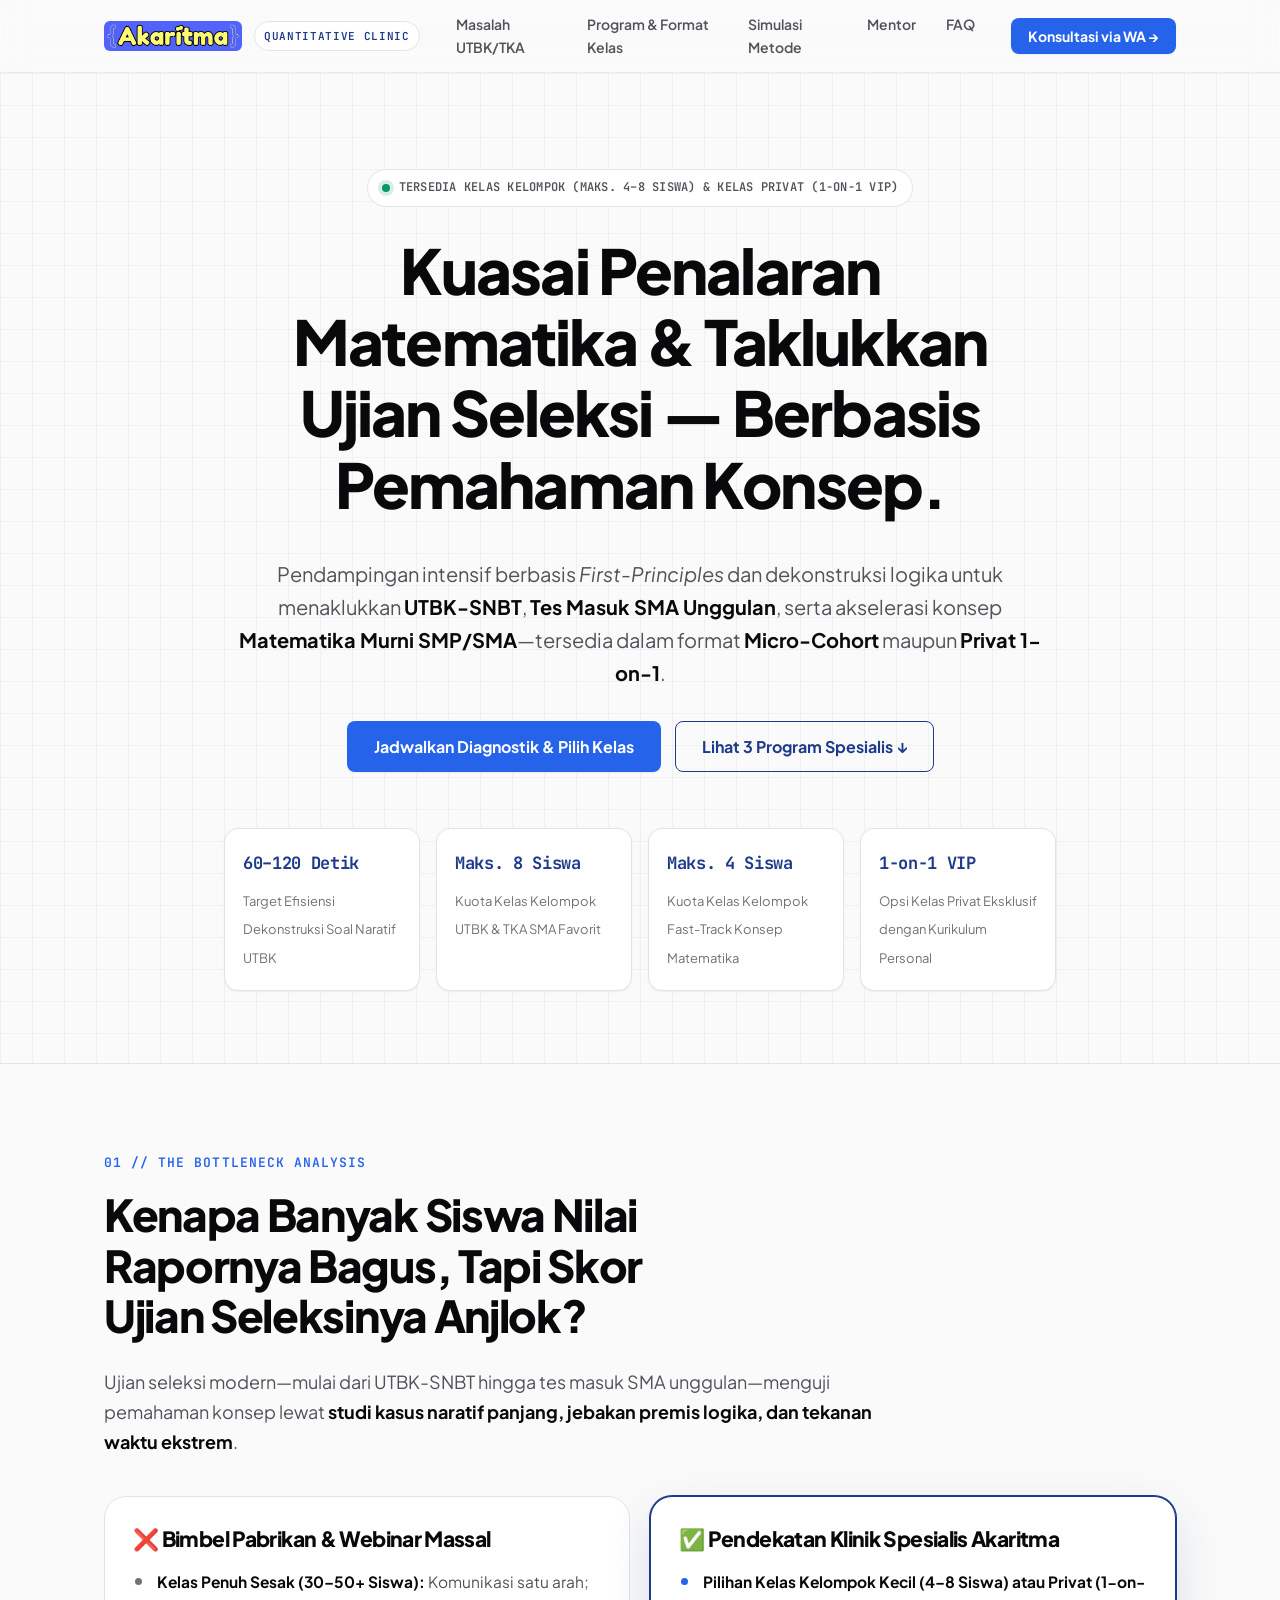
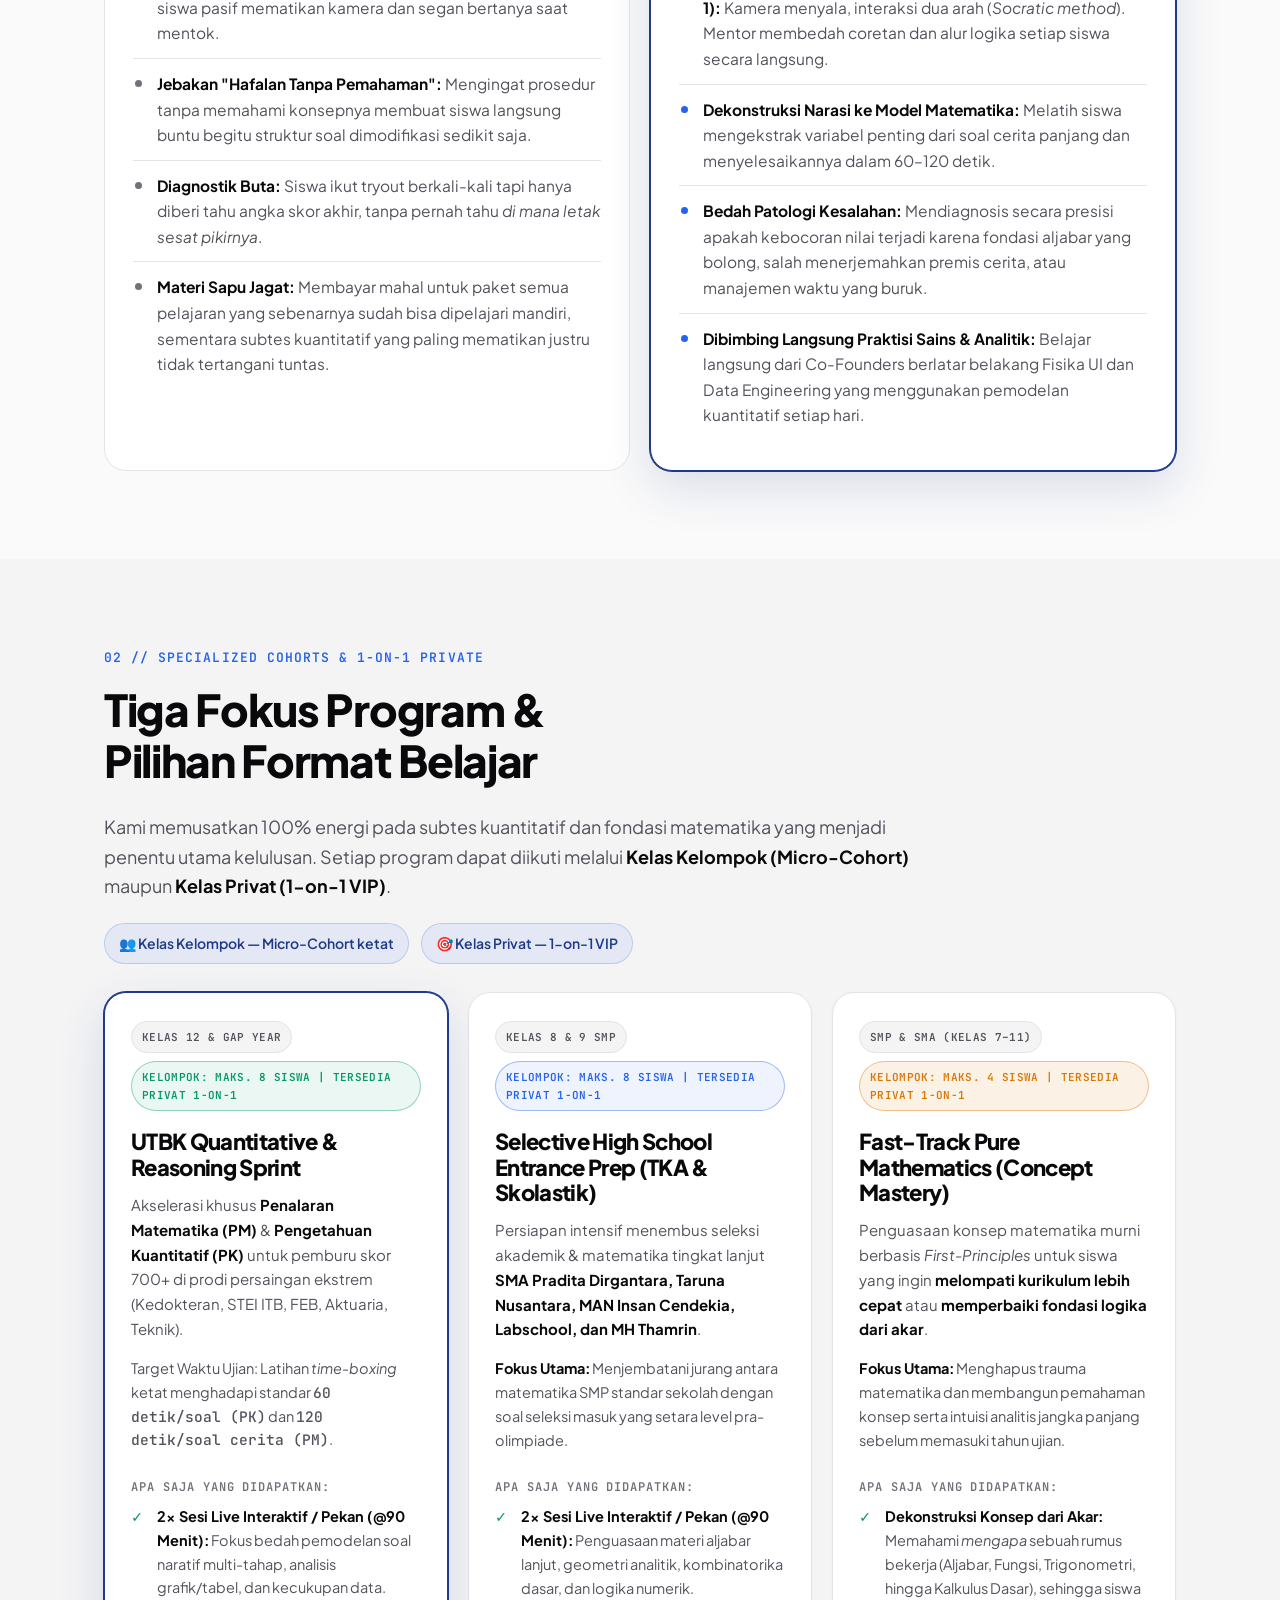
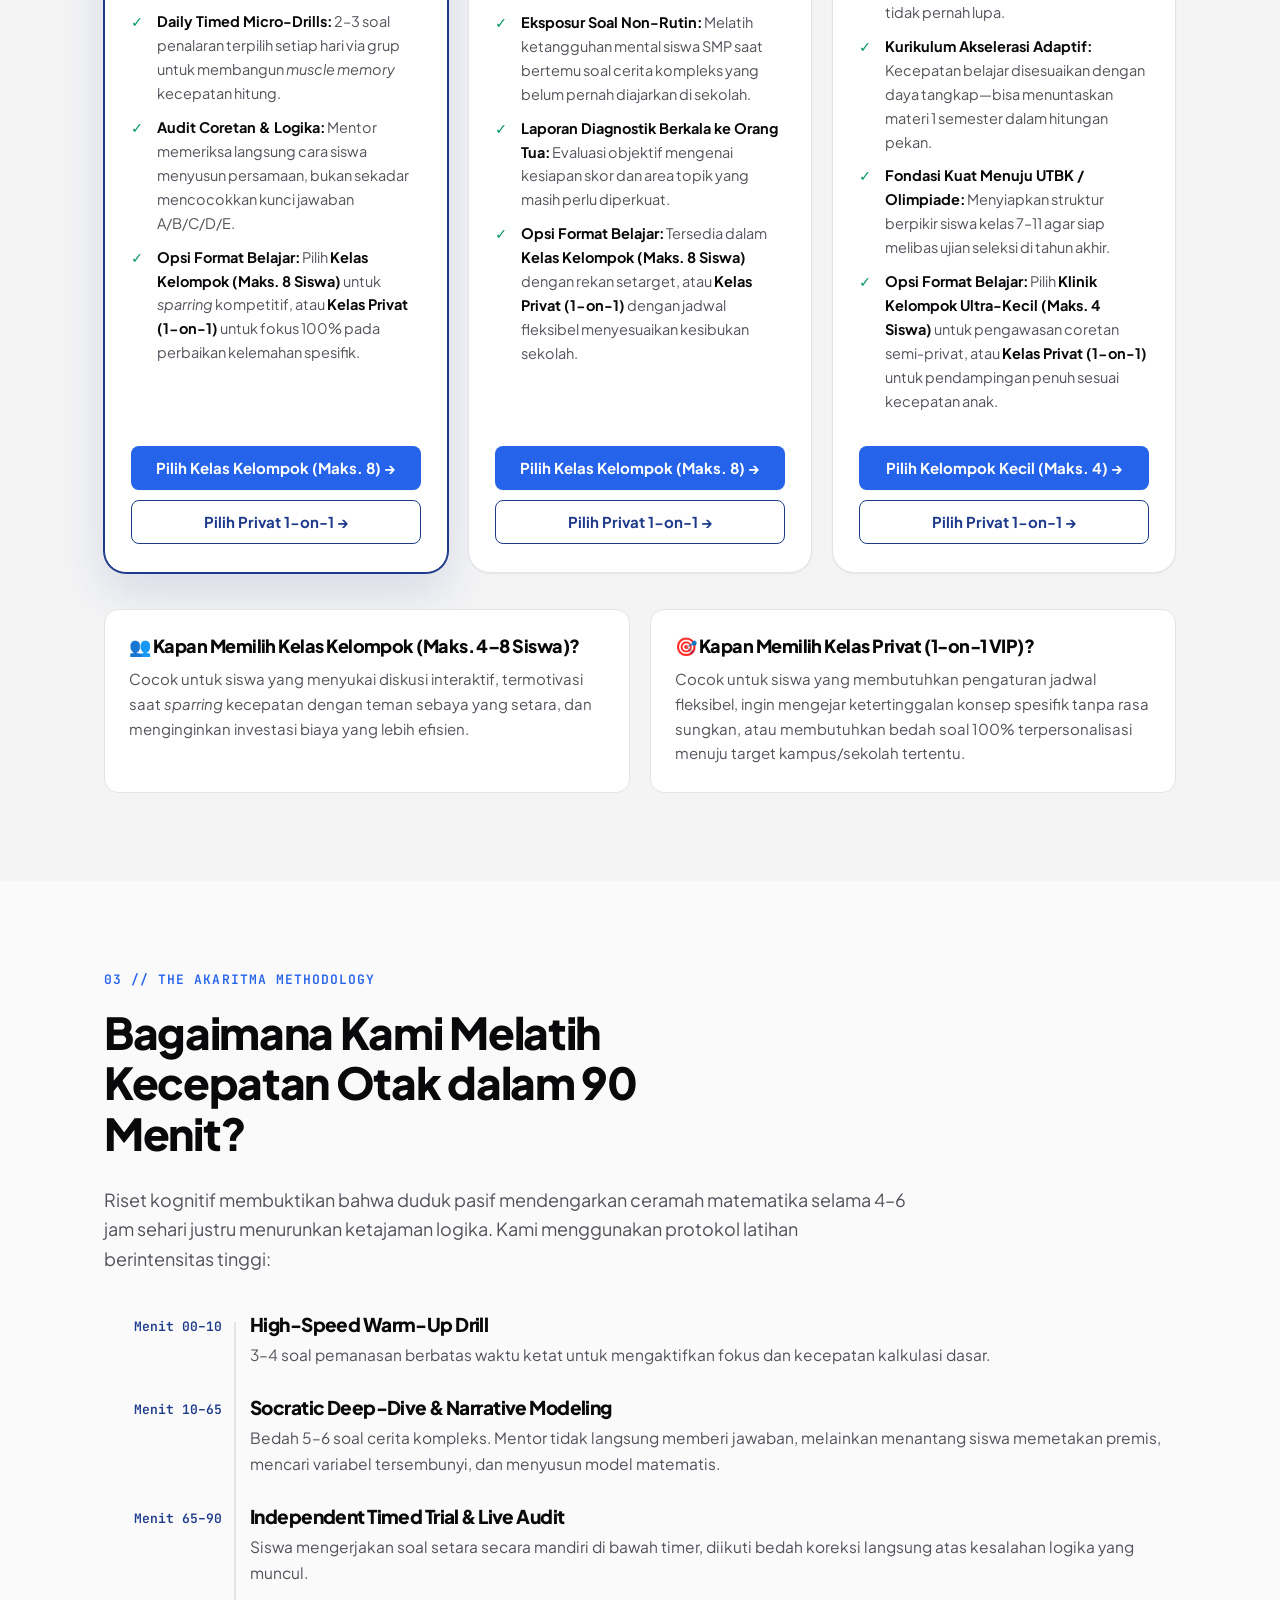
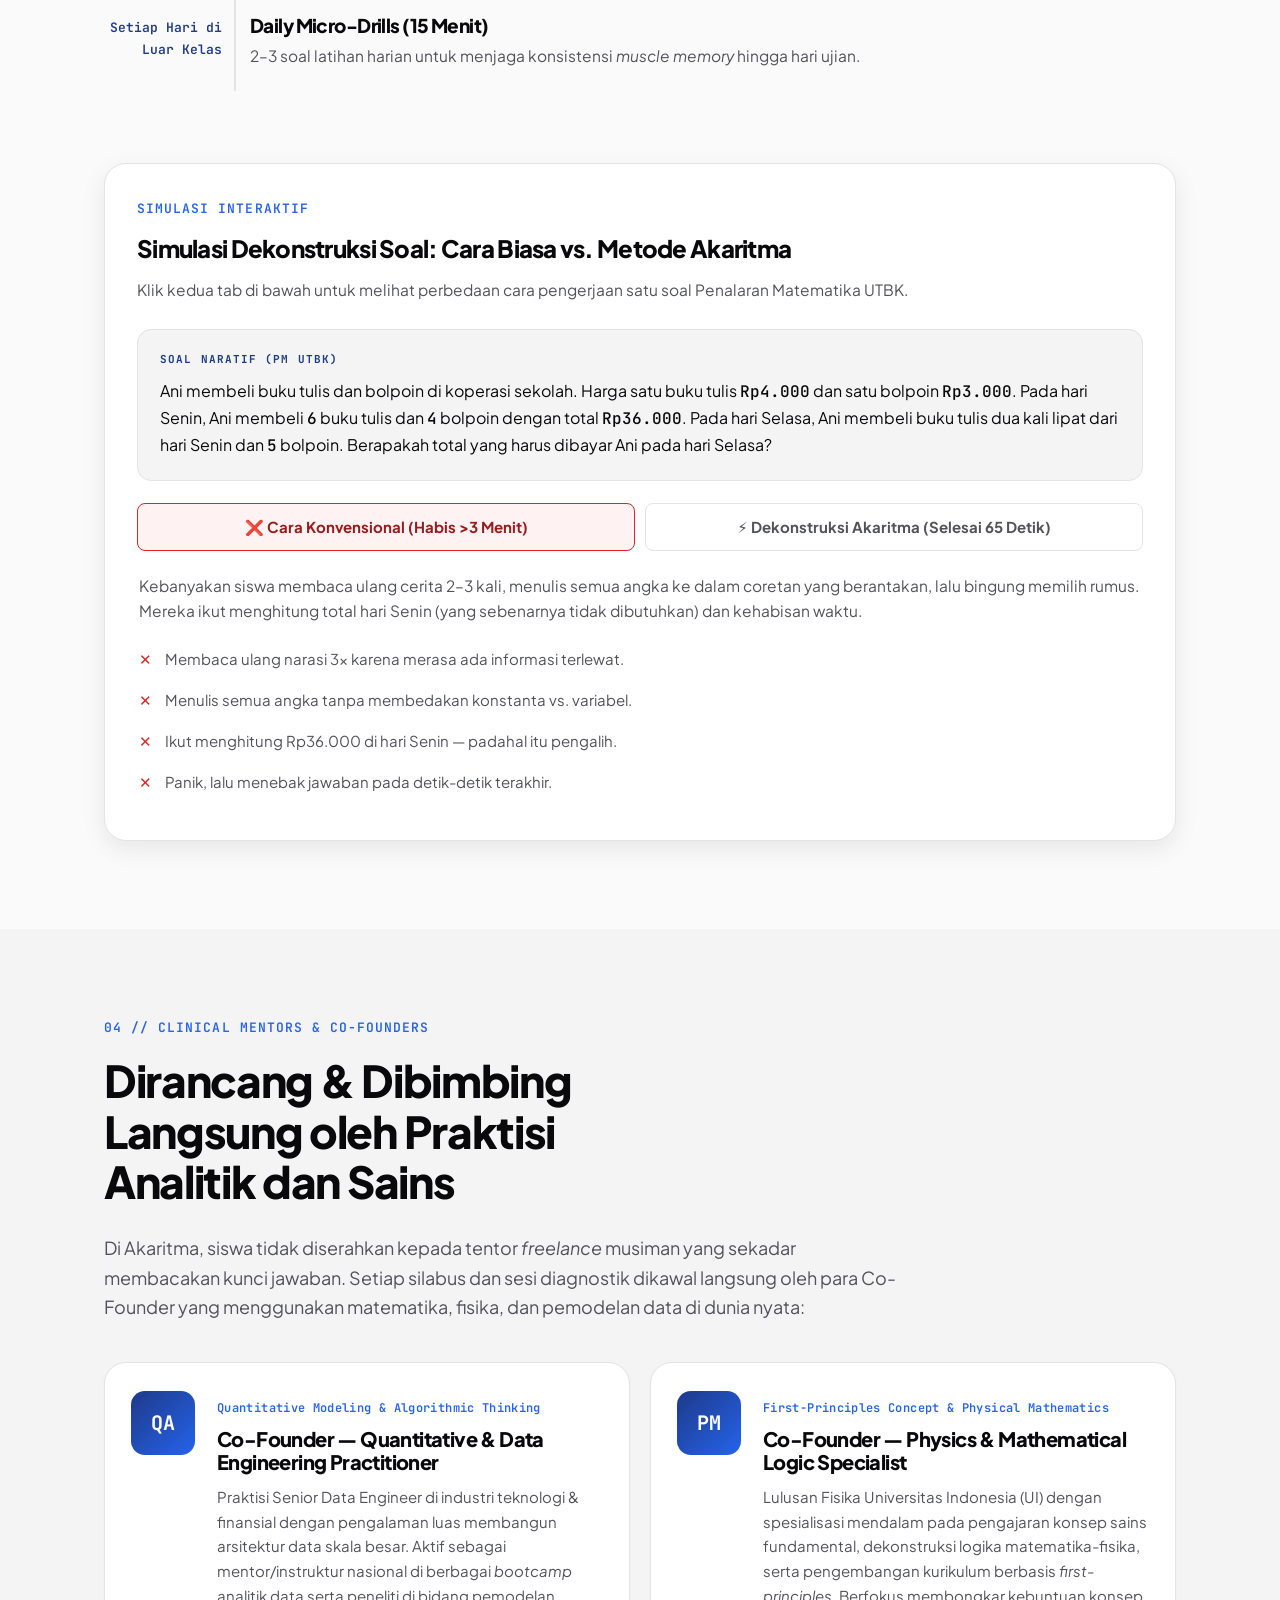
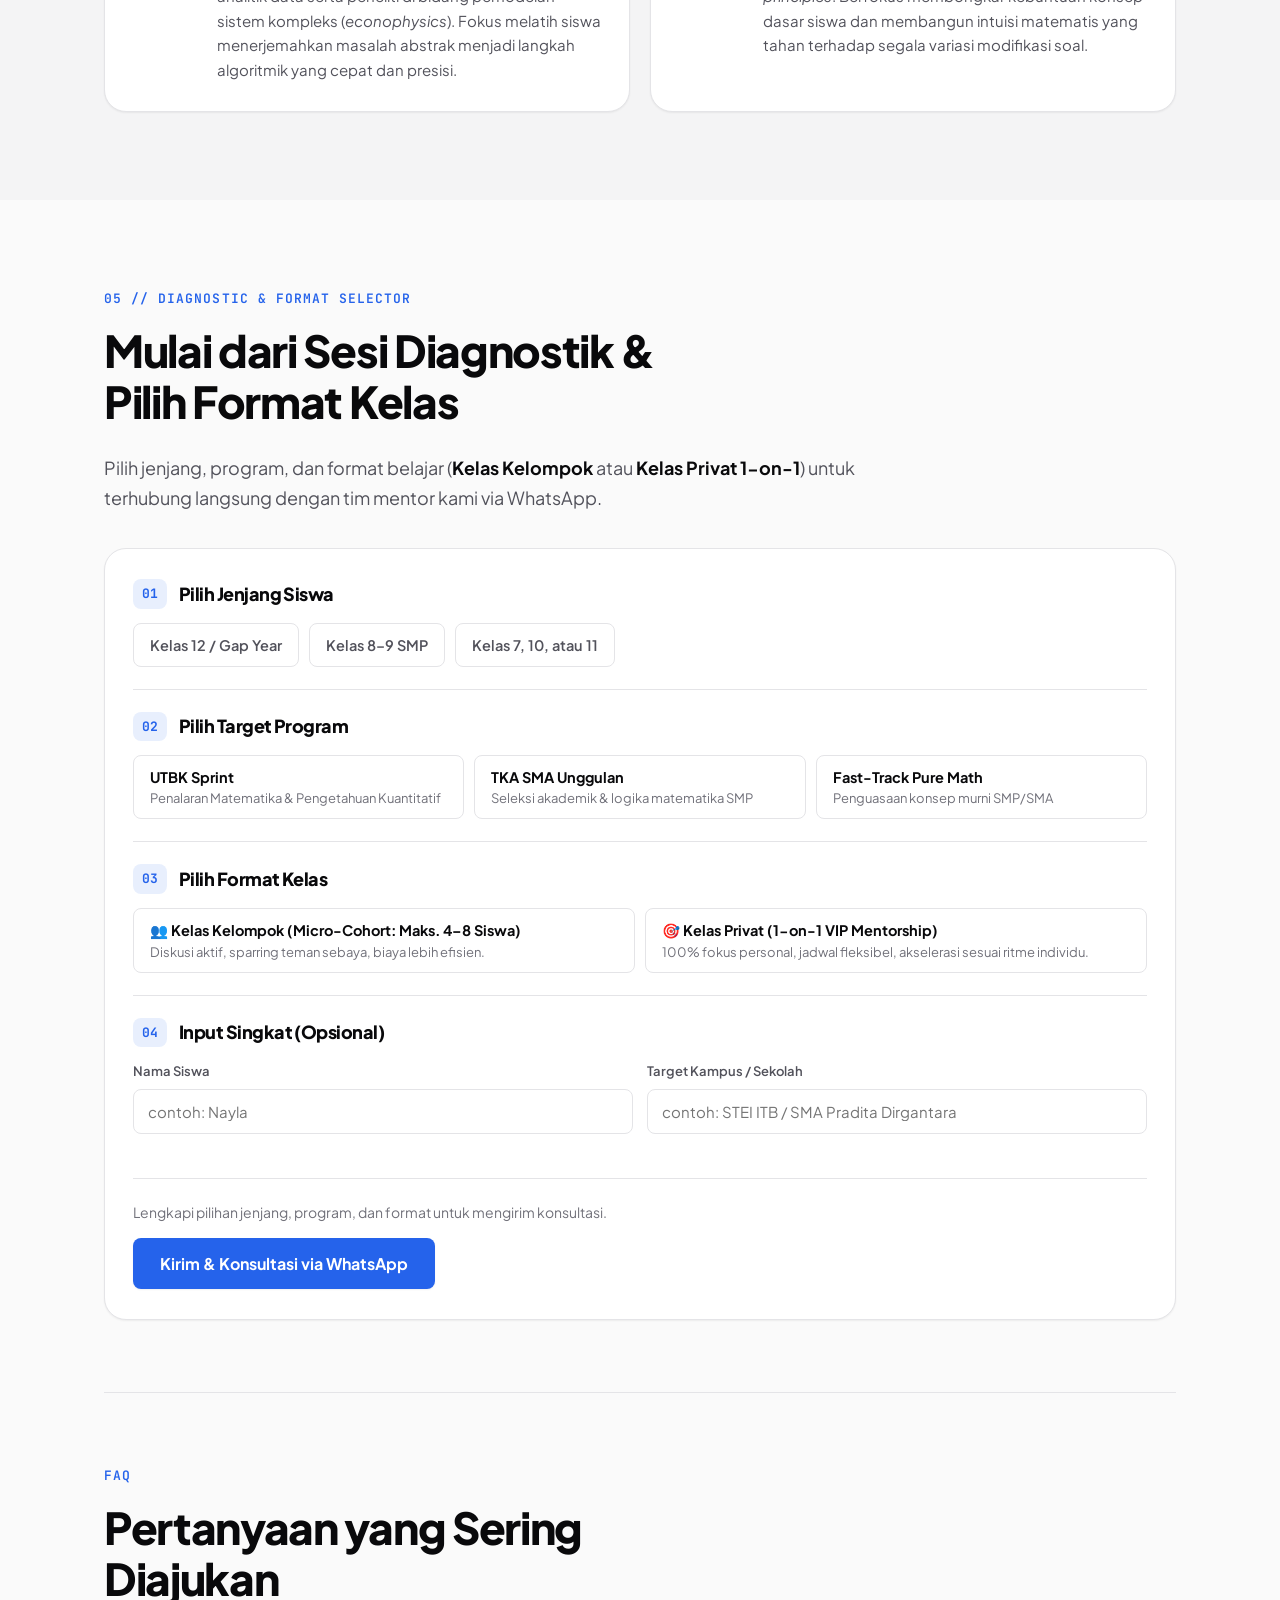
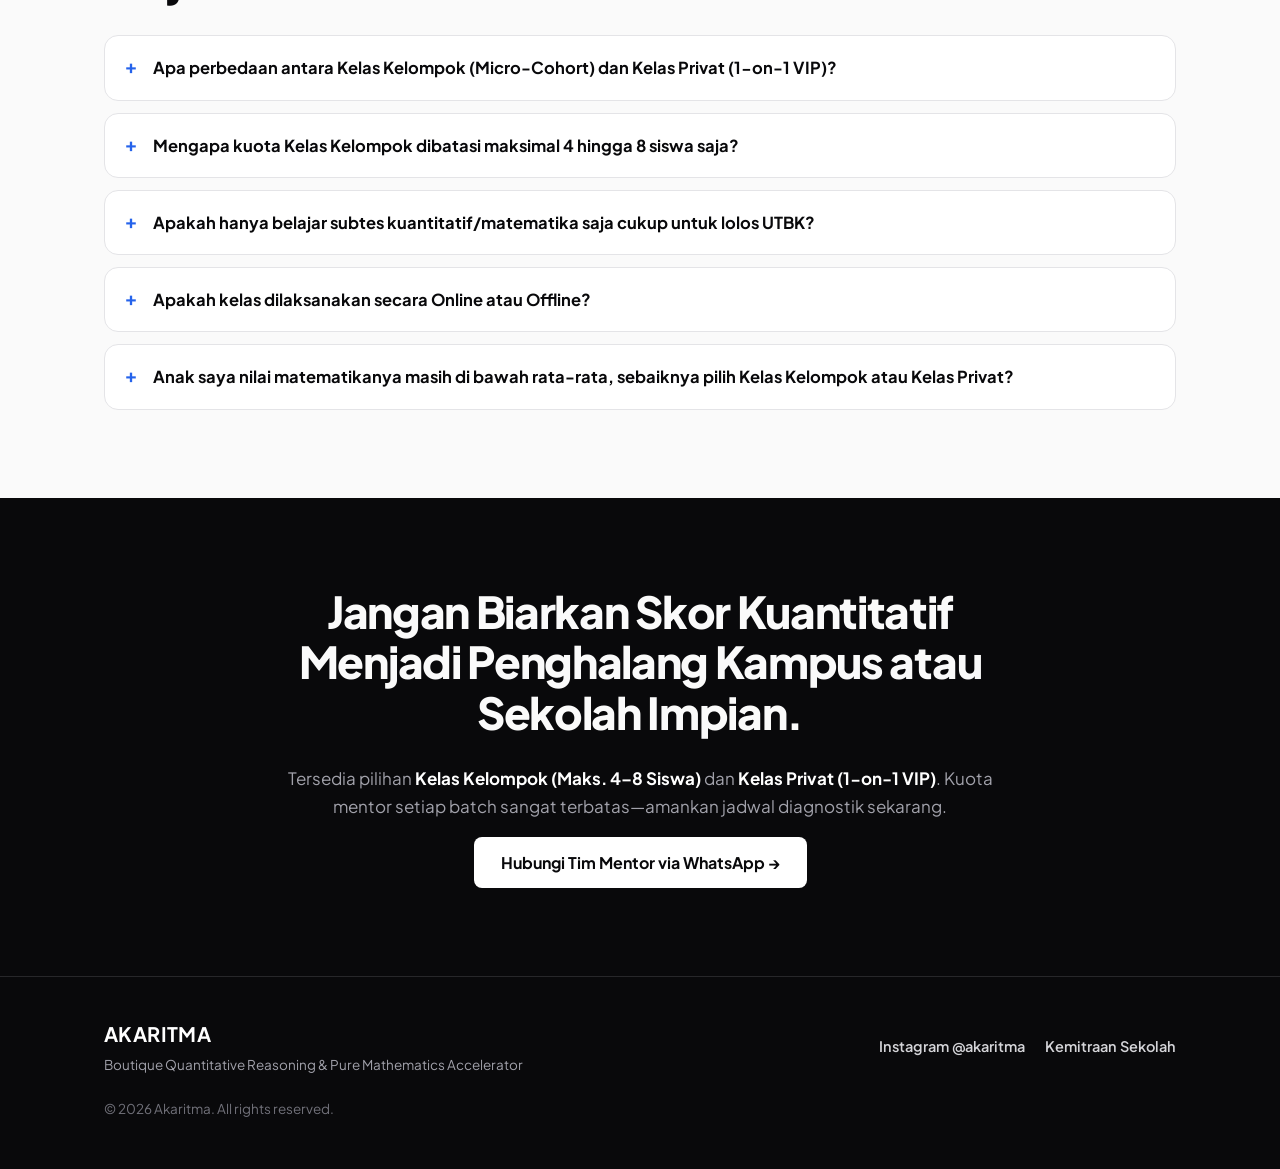
<file: index.html>
<!doctype html>
<html lang="id">
<head>
<meta charset="utf-8">
<meta name="viewport" content="width=device-width, initial-scale=1">
<title>Akaritma — Klinik Penalaran Kuantitatif &amp; Matematika Murni | UTBK, TKA &amp; Fast-Track</title>
<meta name="description" content="Akaritma adalah klinik penalaran kuantitatif &amp; matematika murni berbasis First-Principles. Pendampingan UTBK-SNBT, Tes Masuk SMA Unggulan (TKA), dan akselerasi Matematika Murni — tersedia Kelas Kelompok (Maks. 4–8 Siswa) &amp; Kelas Privat (1-on-1 VIP).">
<meta name="theme-color" content="#1E3A8A">
<meta name="robots" content="index,follow">
<link rel="canonical" href="https://akaritma.github.io/">

<meta property="og:type" content="website">
<meta property="og:site_name" content="Akaritma">
<meta property="og:locale" content="id_ID">
<meta property="og:url" content="https://akaritma.github.io/">
<meta property="og:title" content="Akaritma — Klinik Penalaran Kuantitatif &amp; Matematika Murni">
<meta property="og:description" content="Kuasai Penalaran Matematika &amp; taklukkan ujian seleksi berbasis pemahaman konsep. Kelas Kelompok (Maks. 4–8 Siswa) &amp; Kelas Privat (1-on-1 VIP) untuk UTBK-SNBT, TKA SMA Unggulan, dan Fast-Track Matematika.">
<meta property="og:image" content="https://akaritma.github.io/assets/img/og-image.png">
<meta property="og:image:width" content="1200">
<meta property="og:image:height" content="630">
<meta name="twitter:card" content="summary_large_image">
<meta name="twitter:title" content="Akaritma — Klinik Penalaran Kuantitatif &amp; Matematika Murni">
<meta name="twitter:description" content="Kuasai Penalaran Matematika &amp; taklukkan ujian seleksi berbasis pemahaman konsep. Kelas Kelompok (Maks. 4–8 Siswa) &amp; Kelas Privat (1-on-1 VIP).">
<meta name="twitter:image" content="https://akaritma.github.io/assets/img/og-image.png">

<link rel="icon" href="assets/img/favicon.svg" type="image/svg+xml">
<link rel="preconnect" href="https://fonts.googleapis.com">
<link rel="preconnect" href="https://fonts.gstatic.com" crossorigin>
<link rel="stylesheet" href="https://fonts.googleapis.com/css2?family=Plus+Jakarta+Sans:wght@400;500;600;700;800&family=JetBrains+Mono:wght@400;500;600;700&display=swap">
<link rel="stylesheet" href="assets/css/style.css">
</head>
<body>
<a class="skip-link" href="#main">Langsung ke konten</a>

<!-- ============================================================
     SECTION 1: STICKY GLASSMORPHISM NAVBAR
============================================================ -->
<header class="site-header" id="top">
  <div class="wrap header-inner">
    <a class="brand" href="#top" aria-label="Akaritma — kembali ke atas">
      <img class="brand__logo" src="assets/img/logo.png" alt="Akaritma" width="147" height="32">
      <span class="brand__pill">QUANTITATIVE CLINIC</span>
    </a>

    <nav class="nav" id="nav" aria-label="Navigasi utama">
      <ul class="nav__list">
        <li><a href="#problem">Masalah UTBK/TKA</a></li>
        <li><a href="#programs">Program &amp; Format Kelas</a></li>
        <li><a href="#method">Simulasi Metode</a></li>
        <li><a href="#mentors">Mentor</a></li>
        <li><a href="#faq">FAQ</a></li>
      </ul>
    </nav>

    <div class="header-tools">
      <a class="btn btn--primary btn--sm" data-wa-program="diagnostic" data-wa-format="Kelompok" href="#consult" target="_blank" rel="noopener">Konsultasi via WA →</a>
      <button class="burger" id="burger" type="button" aria-expanded="false" aria-controls="nav" aria-label="Buka menu">
        <span aria-hidden="true"></span><span aria-hidden="true"></span><span aria-hidden="true"></span>
      </button>
    </div>
  </div>
</header>

<main id="main">

  <!-- ============================================================
       SECTION 2: HERO (ABOVE THE FOLD)
  ============================================================ -->
  <section class="hero bg-math-grid" id="hero">
    <div class="wrap hero-inner">
      <p class="hero__status">
        <span class="hero__status-dot" aria-hidden="true"></span>
        TERSEDIA KELAS KELOMPOK (MAKS. 4–8 SISWA) &amp; KELAS PRIVAT (1-ON-1 VIP)
      </p>

      <h1 class="hero__title">Kuasai Penalaran Matematika &amp; Taklukkan Ujian Seleksi — Berbasis Pemahaman Konsep.</h1>

      <p class="hero__lead">Pendampingan intensif berbasis <em>First-Principles</em> dan dekonstruksi logika untuk menaklukkan <strong>UTBK-SNBT</strong>, <strong>Tes Masuk SMA Unggulan</strong>, serta akselerasi konsep <strong>Matematika Murni SMP/SMA</strong>—tersedia dalam format <strong>Micro-Cohort</strong> maupun <strong>Privat 1-on-1</strong>.</p>

      <div class="hero__cta">
        <a class="btn btn--primary btn--lg" href="#consult">Jadwalkan Diagnostik &amp; Pilih Kelas</a>
        <a class="btn btn--outline btn--lg" href="#programs">Lihat 3 Program Spesialis ↓</a>
      </div>

      <div class="hero__metrics">
        <div class="metric">
          <strong class="metric__value">60–120 Detik</strong>
          <span class="metric__label">Target Efisiensi Dekonstruksi Soal Naratif UTBK</span>
        </div>
        <div class="metric">
          <strong class="metric__value">Maks. 8 Siswa</strong>
          <span class="metric__label">Kuota Kelas Kelompok UTBK &amp; TKA SMA Favorit</span>
        </div>
        <div class="metric">
          <strong class="metric__value">Maks. 4 Siswa</strong>
          <span class="metric__label">Kuota Kelas Kelompok Fast-Track Konsep Matematika</span>
        </div>
        <div class="metric">
          <strong class="metric__value">1-on-1 VIP</strong>
          <span class="metric__label">Opsi Kelas Privat Eksklusif dengan Kurikulum Personal</span>
        </div>
      </div>
    </div>
  </section>

  <!-- ============================================================
       SECTION 3: THE BOTTLENECK & ANTI-BIMBEL COMPARISON
  ============================================================ -->
  <section class="section" id="problem">
    <div class="wrap">
      <p class="eyebrow">01 // THE BOTTLENECK ANALYSIS</p>
      <h2 class="section-title">Kenapa Banyak Siswa Nilai Rapornya Bagus, Tapi Skor Ujian Seleksinya Anjlok?</h2>
      <p class="section-lead">Ujian seleksi modern—mulai dari UTBK-SNBT hingga tes masuk SMA unggulan—menguji pemahaman konsep lewat <strong>studi kasus naratif panjang, jebakan premis logika, dan tekanan waktu ekstrem</strong>.</p>

      <div class="compare">
        <article class="compare-card compare-card--muted">
          <h3 class="compare-card__title">❌ Bimbel Pabrikan &amp; Webinar Massal</h3>
          <ul class="compare-list">
            <li><strong>Kelas Penuh Sesak (30–50+ Siswa):</strong> Komunikasi satu arah; siswa pasif mematikan kamera dan segan bertanya saat mentok.</li>
            <li><strong>Jebakan &quot;Hafalan Tanpa Pemahaman&quot;:</strong> Mengingat prosedur tanpa memahami konsepnya membuat siswa langsung buntu begitu struktur soal dimodifikasi sedikit saja.</li>
            <li><strong>Diagnostik Buta:</strong> Siswa ikut tryout berkali-kali tapi hanya diberi tahu angka skor akhir, tanpa pernah tahu <em>di mana letak sesat pikirnya</em>.</li>
            <li><strong>Materi Sapu Jagat:</strong> Membayar mahal untuk paket semua pelajaran yang sebenarnya sudah bisa dipelajari mandiri, sementara subtes kuantitatif yang paling mematikan justru tidak tertangani tuntas.</li>
          </ul>
        </article>

        <article class="compare-card compare-card--featured">
          <h3 class="compare-card__title">✅ Pendekatan Klinik Spesialis Akaritma</h3>
          <ul class="compare-list">
            <li><strong>Pilihan Kelas Kelompok Kecil (4–8 Siswa) atau Privat (1-on-1):</strong> Kamera menyala, interaksi dua arah (<em>Socratic method</em>). Mentor membedah coretan dan alur logika setiap siswa secara langsung.</li>
            <li><strong>Dekonstruksi Narasi ke Model Matematika:</strong> Melatih siswa mengekstrak variabel penting dari soal cerita panjang dan menyelesaikannya dalam 60–120 detik.</li>
            <li><strong>Bedah Patologi Kesalahan:</strong> Mendiagnosis secara presisi apakah kebocoran nilai terjadi karena fondasi aljabar yang bolong, salah menerjemahkan premis cerita, atau manajemen waktu yang buruk.</li>
            <li><strong>Dibimbing Langsung Praktisi Sains &amp; Analitik:</strong> Belajar langsung dari Co-Founders berlatar belakang Fisika UI dan Data Engineering yang menggunakan pemodelan kuantitatif setiap hari.</li>
          </ul>
        </article>
      </div>
    </div>
  </section>

  <!-- ============================================================
       SECTION 4: THE 3 CORE PROGRAMS & FORMAT OPTIONS
  ============================================================ -->
  <section class="section section--subtle" id="programs">
    <div class="wrap">
      <p class="eyebrow">02 // SPECIALIZED COHORTS &amp; 1-ON-1 PRIVATE</p>
      <h2 class="section-title">Tiga Fokus Program &amp; Pilihan Format Belajar</h2>
      <p class="section-lead">Kami memusatkan 100% energi pada subtes kuantitatif dan fondasi matematika yang menjadi penentu utama kelulusan. Setiap program dapat diikuti melalui <strong>Kelas Kelompok (Micro-Cohort)</strong> maupun <strong>Kelas Privat (1-on-1 VIP)</strong>.</p>

      <div class="format-note">
        <span class="format-note__item">👥 Kelas Kelompok — Micro-Cohort ketat</span>
        <span class="format-note__item">🎯 Kelas Privat — 1-on-1 VIP</span>
      </div>

      <div class="cards">
        <!-- CARD 1: UTBK (FEATURED) -->
        <article class="card card--featured" id="card-utbk">
          <div class="card__badges">
            <span class="badge badge--segment">KELAS 12 &amp; GAP YEAR</span>
            <span class="badge badge--cap badge--emerald">KELOMPOK: MAKS. 8 SISWA | TERSEDIA PRIVAT 1-ON-1</span>
          </div>
          <h3 class="card__title">UTBK Quantitative &amp; Reasoning Sprint</h3>
          <p class="card__tagline">Akselerasi khusus <strong>Penalaran Matematika (PM)</strong> &amp; <strong>Pengetahuan Kuantitatif (PK)</strong> untuk pemburu skor 700+ di prodi persaingan ekstrem (Kedokteran, STEI ITB, FEB, Aktuaria, Teknik).</p>
          <p class="card__time">Target Waktu Ujian: Latihan <em>time-boxing</em> ketat menghadapi standar <span class="mono">60 detik/soal (PK)</span> dan <span class="mono">120 detik/soal cerita (PM)</span>.</p>

          <h4 class="card__sub">Apa Saja yang Didapatkan:</h4>
          <ul class="check-list">
            <li><strong>2x Sesi Live Interaktif / Pekan (@90 Menit):</strong> Fokus bedah pemodelan soal naratif multi-tahap, analisis grafik/tabel, dan kecukupan data.</li>
            <li><strong>Daily Timed Micro-Drills:</strong> 2–3 soal penalaran terpilih setiap hari via grup untuk membangun <em>muscle memory</em> kecepatan hitung.</li>
            <li><strong>Audit Coretan &amp; Logika:</strong> Mentor memeriksa langsung cara siswa menyusun persamaan, bukan sekadar mencocokkan kunci jawaban A/B/C/D/E.</li>
            <li><strong>Opsi Format Belajar:</strong> Pilih <strong>Kelas Kelompok (Maks. 8 Siswa)</strong> untuk <em>sparring</em> kompetitif, atau <strong>Kelas Privat (1-on-1)</strong> untuk fokus 100% pada perbaikan kelemahan spesifik.</li>
          </ul>

          <div class="card__cta">
            <a class="btn btn--primary" data-wa-program="utbk" data-wa-format="Kelompok" href="#consult" target="_blank" rel="noopener">Pilih Kelas Kelompok (Maks. 8) →</a>
            <a class="btn btn--outline" data-wa-program="utbk" data-wa-format="Privat" href="#consult" target="_blank" rel="noopener">Pilih Privat 1-on-1 →</a>
          </div>
        </article>

        <!-- CARD 2: TKA -->
        <article class="card" id="card-tka">
          <div class="card__badges">
            <span class="badge badge--segment">KELAS 8 &amp; 9 SMP</span>
            <span class="badge badge--cap badge--blue">KELOMPOK: MAKS. 8 SISWA | TERSEDIA PRIVAT 1-ON-1</span>
          </div>
          <h3 class="card__title">Selective High School Entrance Prep (TKA &amp; Skolastik)</h3>
          <p class="card__tagline">Persiapan intensif menembus seleksi akademik &amp; matematika tingkat lanjut <strong>SMA Pradita Dirgantara, Taruna Nusantara, MAN Insan Cendekia, Labschool, dan MH Thamrin</strong>.</p>
          <p class="card__time"><strong>Fokus Utama:</strong> Menjembatani jurang antara matematika SMP standar sekolah dengan soal seleksi masuk yang setara level pra-olimpiade.</p>

          <h4 class="card__sub">Apa Saja yang Didapatkan:</h4>
          <ul class="check-list">
            <li><strong>2x Sesi Live Interaktif / Pekan (@90 Menit):</strong> Penguasaan materi aljabar lanjut, geometri analitik, kombinatorika dasar, dan logika numerik.</li>
            <li><strong>Eksposur Soal Non-Rutin:</strong> Melatih ketangguhan mental siswa SMP saat bertemu soal cerita kompleks yang belum pernah diajarkan di sekolah.</li>
            <li><strong>Laporan Diagnostik Berkala ke Orang Tua:</strong> Evaluasi objektif mengenai kesiapan skor dan area topik yang masih perlu diperkuat.</li>
            <li><strong>Opsi Format Belajar:</strong> Tersedia dalam <strong>Kelas Kelompok (Maks. 8 Siswa)</strong> dengan rekan setarget, atau <strong>Kelas Privat (1-on-1)</strong> dengan jadwal fleksibel menyesuaikan kesibukan sekolah.</li>
          </ul>

          <div class="card__cta">
            <a class="btn btn--primary" data-wa-program="tka" data-wa-format="Kelompok" href="#consult" target="_blank" rel="noopener">Pilih Kelas Kelompok (Maks. 8) →</a>
            <a class="btn btn--outline" data-wa-program="tka" data-wa-format="Privat" href="#consult" target="_blank" rel="noopener">Pilih Privat 1-on-1 →</a>
          </div>
        </article>

        <!-- CARD 3: FAST-TRACK -->
        <article class="card" id="card-fasttrack">
          <div class="card__badges">
            <span class="badge badge--segment">SMP &amp; SMA (KELAS 7–11)</span>
            <span class="badge badge--cap badge--amber">KELOMPOK: MAKS. 4 SISWA | TERSEDIA PRIVAT 1-ON-1</span>
          </div>
          <h3 class="card__title">Fast-Track Pure Mathematics (Concept Mastery)</h3>
          <p class="card__tagline">Penguasaan konsep matematika murni berbasis <em>First-Principles</em> untuk siswa yang ingin <strong>melompati kurikulum lebih cepat</strong> atau <strong>memperbaiki fondasi logika dari akar</strong>.</p>
          <p class="card__time"><strong>Fokus Utama:</strong> Menghapus trauma matematika dan membangun pemahaman konsep serta intuisi analitis jangka panjang sebelum memasuki tahun ujian.</p>

          <h4 class="card__sub">Apa Saja yang Didapatkan:</h4>
          <ul class="check-list">
            <li><strong>Dekonstruksi Konsep dari Akar:</strong> Memahami <em>mengapa</em> sebuah rumus bekerja (Aljabar, Fungsi, Trigonometri, hingga Kalkulus Dasar), sehingga siswa tidak pernah lupa.</li>
            <li><strong>Kurikulum Akselerasi Adaptif:</strong> Kecepatan belajar disesuaikan dengan daya tangkap—bisa menuntaskan materi 1 semester dalam hitungan pekan.</li>
            <li><strong>Fondasi Kuat Menuju UTBK / Olimpiade:</strong> Menyiapkan struktur berpikir siswa kelas 7–11 agar siap melibas ujian seleksi di tahun akhir.</li>
            <li><strong>Opsi Format Belajar:</strong> Pilih <strong>Klinik Kelompok Ultra-Kecil (Maks. 4 Siswa)</strong> untuk pengawasan coretan semi-privat, atau <strong>Kelas Privat (1-on-1)</strong> untuk pendampingan penuh sesuai kecepatan anak.</li>
          </ul>

          <div class="card__cta">
            <a class="btn btn--primary" data-wa-program="fastTrack" data-wa-format="Kelompok" href="#consult" target="_blank" rel="noopener">Pilih Kelompok Kecil (Maks. 4) →</a>
            <a class="btn btn--outline" data-wa-program="fastTrack" data-wa-format="Privat" href="#consult" target="_blank" rel="noopener">Pilih Privat 1-on-1 →</a>
          </div>
        </article>
      </div>

      <!-- Comparison strip -->
      <div class="compare-strip">
        <article class="compare-strip__item">
          <h3 class="compare-strip__title">👥 Kapan Memilih Kelas Kelompok (Maks. 4–8 Siswa)?</h3>
          <p>Cocok untuk siswa yang menyukai diskusi interaktif, termotivasi saat <em>sparring</em> kecepatan dengan teman sebaya yang setara, dan menginginkan investasi biaya yang lebih efisien.</p>
        </article>
        <article class="compare-strip__item">
          <h3 class="compare-strip__title">🎯 Kapan Memilih Kelas Privat (1-on-1 VIP)?</h3>
          <p>Cocok untuk siswa yang membutuhkan pengaturan jadwal fleksibel, ingin mengejar ketertinggalan konsep spesifik tanpa rasa sungkan, atau membutuhkan bedah soal 100% terpersonalisasi menuju target kampus/sekolah tertentu.</p>
        </article>
      </div>
    </div>
  </section>

  <!-- ============================================================
       SECTION 5: INTERACTIVE METHOD & 90-MINUTE SESSION
  ============================================================ -->
  <section class="section" id="method">
    <div class="wrap">
      <p class="eyebrow">03 // THE AKARITMA METHODOLOGY</p>
      <h2 class="section-title">Bagaimana Kami Melatih Kecepatan Otak dalam 90 Menit?</h2>
      <p class="section-lead">Riset kognitif membuktikan bahwa duduk pasif mendengarkan ceramah matematika selama 4–6 jam sehari justru menurunkan ketajaman logika. Kami menggunakan protokol latihan berintensitas tinggi:</p>

      <ol class="timeline">
        <li class="timeline__item">
          <span class="timeline__time">Menit 00–10</span>
          <div class="timeline__body">
            <h3>High-Speed Warm-Up Drill</h3>
            <p>3–4 soal pemanasan berbatas waktu ketat untuk mengaktifkan fokus dan kecepatan kalkulasi dasar.</p>
          </div>
        </li>
        <li class="timeline__item">
          <span class="timeline__time">Menit 10–65</span>
          <div class="timeline__body">
            <h3>Socratic Deep-Dive &amp; Narrative Modeling</h3>
            <p>Bedah 5–6 soal cerita kompleks. Mentor tidak langsung memberi jawaban, melainkan menantang siswa memetakan premis, mencari variabel tersembunyi, dan menyusun model matematis.</p>
          </div>
        </li>
        <li class="timeline__item">
          <span class="timeline__time">Menit 65–90</span>
          <div class="timeline__body">
            <h3>Independent Timed Trial &amp; Live Audit</h3>
            <p>Siswa mengerjakan soal setara secara mandiri di bawah timer, diikuti bedah koreksi langsung atas kesalahan logika yang muncul.</p>
          </div>
        </li>
        <li class="timeline__item">
          <span class="timeline__time">Setiap Hari di Luar Kelas</span>
          <div class="timeline__body">
            <h3>Daily Micro-Drills (15 Menit)</h3>
            <p>2–3 soal latihan harian untuk menjaga konsistensi <em>muscle memory</em> hingga hari ujian.</p>
          </div>
        </li>
      </ol>

      <!-- MODULE B: 60-second narrative deconstruction demo -->
      <div class="deconstruct" id="simulasi">
        <div class="deconstruct__head">
          <p class="eyebrow">SIMULASI INTERAKTIF</p>
          <h3 class="deconstruct__title">Simulasi Dekonstruksi Soal: Cara Biasa vs. Metode Akaritma</h3>
          <p class="deconstruct__sub">Klik kedua tab di bawah untuk melihat perbedaan cara pengerjaan satu soal Penalaran Matematika UTBK.</p>
        </div>

        <div class="deconstruct__problem">
          <span class="deconstruct__problem-label">SOAL NARATIF (PM UTBK)</span>
          <p>Ani membeli buku tulis dan bolpoin di koperasi sekolah. Harga satu buku tulis <span class="mono">Rp4.000</span> dan satu bolpoin <span class="mono">Rp3.000</span>. Pada hari Senin, Ani membeli <span class="mono">6</span> buku tulis dan <span class="mono">4</span> bolpoin dengan total <span class="mono">Rp36.000</span>. Pada hari Selasa, Ani membeli buku tulis dua kali lipat dari hari Senin dan <span class="mono">5</span> bolpoin. Berapakah total yang harus dibayar Ani pada hari Selasa?</p>
        </div>

        <div class="tabs" role="tablist" aria-label="Simulasi metode">
          <button class="tab tab--bad is-active" id="tab-biasa" type="button" role="tab" aria-selected="true" aria-controls="panel-biasa">❌ Cara Konvensional (Habis &gt;3 Menit)</button>
          <button class="tab tab--good" id="tab-akaritma" type="button" role="tab" aria-selected="false" aria-controls="panel-akaritma">⚡ Dekonstruksi Akaritma (Selesai 65 Detik)</button>
        </div>

        <div class="tab-panel tab-panel--bad is-active" id="panel-biasa" role="tabpanel" aria-labelledby="tab-biasa">
          <p>Kebanyakan siswa membaca ulang cerita 2–3 kali, menulis semua angka ke dalam coretan yang berantakan, lalu bingung memilih rumus. Mereka ikut menghitung total hari Senin (yang sebenarnya tidak dibutuhkan) dan kehabisan waktu.</p>
          <ul class="panel-list">
            <li>Membaca ulang narasi 3x karena merasa ada informasi terlewat.</li>
            <li>Menulis semua angka tanpa membedakan konstanta vs. variabel.</li>
            <li>Ikut menghitung Rp36.000 di hari Senin — padahal itu pengalih.</li>
            <li>Panik, lalu menebak jawaban pada detik-detik terakhir.</li>
          </ul>
        </div>

        <div class="tab-panel tab-panel--good" id="panel-akaritma" role="tabpanel" aria-labelledby="tab-akaritma">
          <p>Hanya <strong>2 premis kunci</strong> yang diekstrak, sisanya adalah cerita pengalih. Soal dipetakan menjadi model 2 langkah.</p>
          <div class="deconstruct__steps">
            <div class="deconstruct-step">
              <span class="deconstruct-step__num">LANGKAH 1</span>
              <p>Ekstrak <mark class="hl hl--blue">Premis 1 (konstanta)</mark>: harga buku <span class="mono">Rp4.000</span> &amp; bolpoin <span class="mono">Rp3.000</span>.</p>
            </div>
            <div class="deconstruct-step">
              <span class="deconstruct-step__num">LANGKAH 2</span>
              <p>Ekstrak <mark class="hl hl--emerald">Premis 2 (kuantitas Selasa)</mark>: buku = <span class="mono">2 × 6 = 12</span>, bolpoin = <span class="mono">5</span>.</p>
            </div>
            <div class="deconstruct-step">
              <span class="deconstruct-step__num">MODEL &amp; HITUNG</span>
              <p><span class="mono">12 × 4.000</span> = Rp48.000 dan <span class="mono">5 × 3.000</span> = Rp15.000 → Total = <strong>Rp63.000</strong>.</p>
            </div>
          </div>
        </div>
      </div>
    </div>
  </section>

  <!-- ============================================================
       SECTION 6: MENTOR & CO-FOUNDERS AUTHORITY
  ============================================================ -->
  <section class="section section--subtle" id="mentors">
    <div class="wrap">
      <p class="eyebrow">04 // CLINICAL MENTORS &amp; CO-FOUNDERS</p>
      <h2 class="section-title">Dirancang &amp; Dibimbing Langsung oleh Praktisi Analitik dan Sains</h2>
      <p class="section-lead">Di Akaritma, siswa tidak diserahkan kepada tentor <em>freelance</em> musiman yang sekadar membacakan kunci jawaban. Setiap silabus dan sesi diagnostik dikawal langsung oleh para Co-Founder yang menggunakan matematika, fisika, dan pemodelan data di dunia nyata:</p>

      <div class="mentors">
        <article class="mentor">
          <div class="mentor__avatar" aria-hidden="true">QA</div>
          <div class="mentor__body">
            <span class="mentor__role">Quantitative Modeling &amp; Algorithmic Thinking</span>
            <h3 class="mentor__title">Co-Founder — Quantitative &amp; Data Engineering Practitioner</h3>
            <p>Praktisi Senior Data Engineer di industri teknologi &amp; finansial dengan pengalaman luas membangun arsitektur data skala besar. Aktif sebagai mentor/instruktur nasional di berbagai <em>bootcamp</em> analitik data serta peneliti di bidang pemodelan sistem kompleks (<em>econophysics</em>). Fokus melatih siswa menerjemahkan masalah abstrak menjadi langkah algoritmik yang cepat dan presisi.</p>
          </div>
        </article>

        <article class="mentor">
          <div class="mentor__avatar" aria-hidden="true">PM</div>
          <div class="mentor__body">
            <span class="mentor__role">First-Principles Concept &amp; Physical Mathematics</span>
            <h3 class="mentor__title">Co-Founder — Physics &amp; Mathematical Logic Specialist</h3>
            <p>Lulusan Fisika Universitas Indonesia (UI) dengan spesialisasi mendalam pada pengajaran konsep sains fundamental, dekonstruksi logika matematika-fisika, serta pengembangan kurikulum berbasis <em>first-principles</em>. Berfokus membongkar kebuntuan konsep dasar siswa dan membangun intuisi matematis yang tahan terhadap segala variasi modifikasi soal.</p>
          </div>
        </article>
      </div>
    </div>
  </section>

  <!-- ============================================================
       SECTION 7: INTERACTIVE CONSULTATION BUILDER & FAQ
  ============================================================ -->
  <section class="section" id="faq">
    <div class="wrap">
      <div class="consult" id="consult">
        <p class="eyebrow">05 // DIAGNOSTIC &amp; FORMAT SELECTOR</p>
        <h2 class="section-title">Mulai dari Sesi Diagnostik &amp; Pilih Format Kelas</h2>
        <p class="section-lead">Pilih jenjang, program, dan format belajar (<strong>Kelas Kelompok</strong> atau <strong>Kelas Privat 1-on-1</strong>) untuk terhubung langsung dengan tim mentor kami via WhatsApp.</p>

        <div class="builder" id="builder">
          <div class="builder-step" data-step="1">
            <div class="builder-step__head"><span class="builder-step__num">01</span><h3>Pilih Jenjang Siswa</h3></div>
            <div class="builder-options" role="radiogroup" aria-label="Pilih jenjang siswa">
              <button type="button" class="builder-opt" data-jenjang="utbk">Kelas 12 / Gap Year</button>
              <button type="button" class="builder-opt" data-jenjang="tka">Kelas 8–9 SMP</button>
              <button type="button" class="builder-opt" data-jenjang="fastTrack">Kelas 7, 10, atau 11</button>
            </div>
          </div>

          <div class="builder-step" data-step="2">
            <div class="builder-step__head"><span class="builder-step__num">02</span><h3>Pilih Target Program</h3></div>
            <div class="builder-options" role="radiogroup" aria-label="Pilih target program">
              <button type="button" class="builder-opt builder-opt--program" data-program="utbk"><strong>UTBK Sprint</strong><span>Penalaran Matematika &amp; Pengetahuan Kuantitatif</span></button>
              <button type="button" class="builder-opt builder-opt--program" data-program="tka"><strong>TKA SMA Unggulan</strong><span>Seleksi akademik &amp; logika matematika SMP</span></button>
              <button type="button" class="builder-opt builder-opt--program" data-program="fastTrack"><strong>Fast-Track Pure Math</strong><span>Penguasaan konsep murni SMP/SMA</span></button>
            </div>
          </div>

          <div class="builder-step" data-step="3">
            <div class="builder-step__head"><span class="builder-step__num">03</span><h3>Pilih Format Kelas</h3></div>
            <div class="builder-options" role="radiogroup" aria-label="Pilih format kelas">
              <button type="button" class="builder-opt builder-opt--format" data-format="Kelompok"><strong>👥 Kelas Kelompok (Micro-Cohort: Maks. 4–8 Siswa)</strong><span>Diskusi aktif, sparring teman sebaya, biaya lebih efisien.</span></button>
              <button type="button" class="builder-opt builder-opt--format" data-format="Privat"><strong>🎯 Kelas Privat (1-on-1 VIP Mentorship)</strong><span>100% fokus personal, jadwal fleksibel, akselerasi sesuai ritme individu.</span></button>
            </div>
          </div>

          <div class="builder-step" data-step="4">
            <div class="builder-step__head"><span class="builder-step__num">04</span><h3>Input Singkat (Opsional)</h3></div>
            <div class="builder-form">
              <label class="field">
                <span class="field__label">Nama Siswa</span>
                <input type="text" id="student-name" name="student-name" autocomplete="name" placeholder="contoh: Nayla">
              </label>
              <label class="field">
                <span class="field__label">Target Kampus / Sekolah</span>
                <input type="text" id="student-target" name="student-target" placeholder="contoh: STEI ITB / SMA Pradita Dirgantara">
              </label>
            </div>
          </div>

          <div class="builder-submit">
            <p class="builder-submit__hint" id="builder-hint">Lengkapi pilihan jenjang, program, dan format untuk mengirim konsultasi.</p>
            <button type="button" class="btn btn--primary btn--lg" id="builder-send">Kirim &amp; Konsultasi via WhatsApp</button>
          </div>
        </div>
      </div>

      <div class="faq" id="faq-list">
        <p class="eyebrow">FAQ</p>
        <h2 class="section-title">Pertanyaan yang Sering Diajukan</h2>

        <div class="accordion">
          <details class="acc-item">
            <summary class="acc-summary">Apa perbedaan antara Kelas Kelompok (Micro-Cohort) dan Kelas Privat (1-on-1 VIP)?</summary>
            <div class="acc-body">
              <p><strong>Kelas Kelompok</strong> dibatasi sangat ketat (<strong>Maks. 8 siswa</strong> untuk UTBK/TKA dan <strong>Maks. 4 siswa</strong> untuk Fast-Track Matematika) dengan kurikulum terstruktur dan jadwal tetap 2x sepekan—sangat cocok untuk diskusi aktif dan <em>sparring</em> kecepatan. Sementara <strong>Kelas Privat (1-on-1 VIP)</strong> memberikan fleksibilitas jadwal penuh dan materi yang 100% dikustomisasi mengikuti ritme serta target spesifik satu siswa.</p>
            </div>
          </details>

          <details class="acc-item">
            <summary class="acc-summary">Mengapa kuota Kelas Kelompok dibatasi maksimal 4 hingga 8 siswa saja?</summary>
            <div class="acc-body">
              <p>Karena kemampuan penalaran matematika tidak bisa dibangun lewat ceramah satu arah. Dengan maksimal 8 siswa di kelas ujian (UTBK/TKA) dan maksimal 4 siswa di kelas konsep (Fast-Track), mentor kami tetap dapat memeriksa coretan setiap anak, mendeteksi letak sesat pikirnya secara langsung, dan memastikan tidak ada siswa yang tertinggal.</p>
            </div>
          </details>

          <details class="acc-item">
            <summary class="acc-summary">Apakah hanya belajar subtes kuantitatif/matematika saja cukup untuk lolos UTBK?</summary>
            <div class="acc-body">
              <p>Dalam sistem penilaian IRT (<em>Item Response Theory</em>) UTBK, subtes membaca teks (Literasi) cenderung memiliki nilai rata-rata yang rapat antar peserta. Pembeda utama yang meloloskan siswa ke prodi kompetitif (seperti FK, STEI ITB, FEB, Aktuaria) adalah lonjakan skor di <strong>Penalaran Matematika dan Pengetahuan Kuantitatif</strong>. Kami bertindak sebagai &quot;dokter spesialis&quot; yang membereskan titik sumbatan (<em>bottleneck</em>) paling mematikan tersebut.</p>
            </div>
          </details>

          <details class="acc-item">
            <summary class="acc-summary">Apakah kelas dilaksanakan secara Online atau Offline?</summary>
            <div class="acc-body">
              <p>Seluruh sesi (baik Kelompok maupun Privat) berjalan secara <strong>Live Interactive Online</strong> menggunakan <em>shared digital whiteboard</em> beresolusi tinggi. Karena kuota kelas sangat kecil dan kamera wajib menyala, interaksi berjalan seintensif tatap muka langsung—namun siswa hemat waktu 1–2 jam perjalanan dan bebas kelelahan di jalan. Seluruh catatan coretan papan tulis juga langsung dikirim dalam format PDF seusai sesi.</p>
            </div>
          </details>

          <details class="acc-item">
            <summary class="acc-summary">Anak saya nilai matematikanya masih di bawah rata-rata, sebaiknya pilih Kelas Kelompok atau Kelas Privat?</summary>
            <div class="acc-body">
              <p>Sebelum memulai kelas, kami melakukan pemetaan diagnostik awal. Jika anak membutuhkan perbaikan konsep dasar yang sangat spesifik atau mudah merasa cemas di depan teman sebaya, kami menyarankan memulai dari <strong>Kelas Privat (1-on-1)</strong> atau <strong>Fast-Track (Maks. 4 Siswa)</strong>. Tim kami akan memberikan rekomendasi objektif kepada Orang Tua setelah sesi diagnostik.</p>
            </div>
          </details>
        </div>
      </div>
    </div>
  </section>

</main>

<!-- ============================================================
     SECTION 8: HIGH-CONTRAST FOOTER & FINAL CTA
============================================================ -->
<footer class="site-footer" id="footer">
  <div class="footer-cta">
    <div class="wrap footer-cta__inner">
      <h2 class="footer-cta__title">Jangan Biarkan Skor Kuantitatif Menjadi Penghalang Kampus atau Sekolah Impian.</h2>
      <p class="footer-cta__sub">Tersedia pilihan <strong>Kelas Kelompok (Maks. 4–8 Siswa)</strong> dan <strong>Kelas Privat (1-on-1 VIP)</strong>. Kuota mentor setiap batch sangat terbatas—amankan jadwal diagnostik sekarang.</p>
      <a class="btn btn--on-dark btn--lg" data-wa-program="diagnostic" data-wa-format="Kelompok" href="#consult" target="_blank" rel="noopener">Hubungi Tim Mentor via WhatsApp →</a>
    </div>
  </div>

  <div class="footer-meta">
    <div class="wrap footer-meta__inner">
      <div class="footer-brand">
        <strong class="footer-brand__name">AKARITMA</strong>
        <span class="footer-brand__tagline">Boutique Quantitative Reasoning &amp; Pure Mathematics Accelerator</span>
      </div>
      <div class="footer-links">
        <a href="https://instagram.com/akaritma" target="_blank" rel="noopener">Instagram @akaritma</a>
        <a href="kemitraan.html">Kemitraan Sekolah</a>
      </div>
      <p class="footer-copy">© 2026 Akaritma. All rights reserved.</p>
    </div>
  </div>
</footer>

<script src="assets/js/main.js"></script>
</body>
</html>
</file>
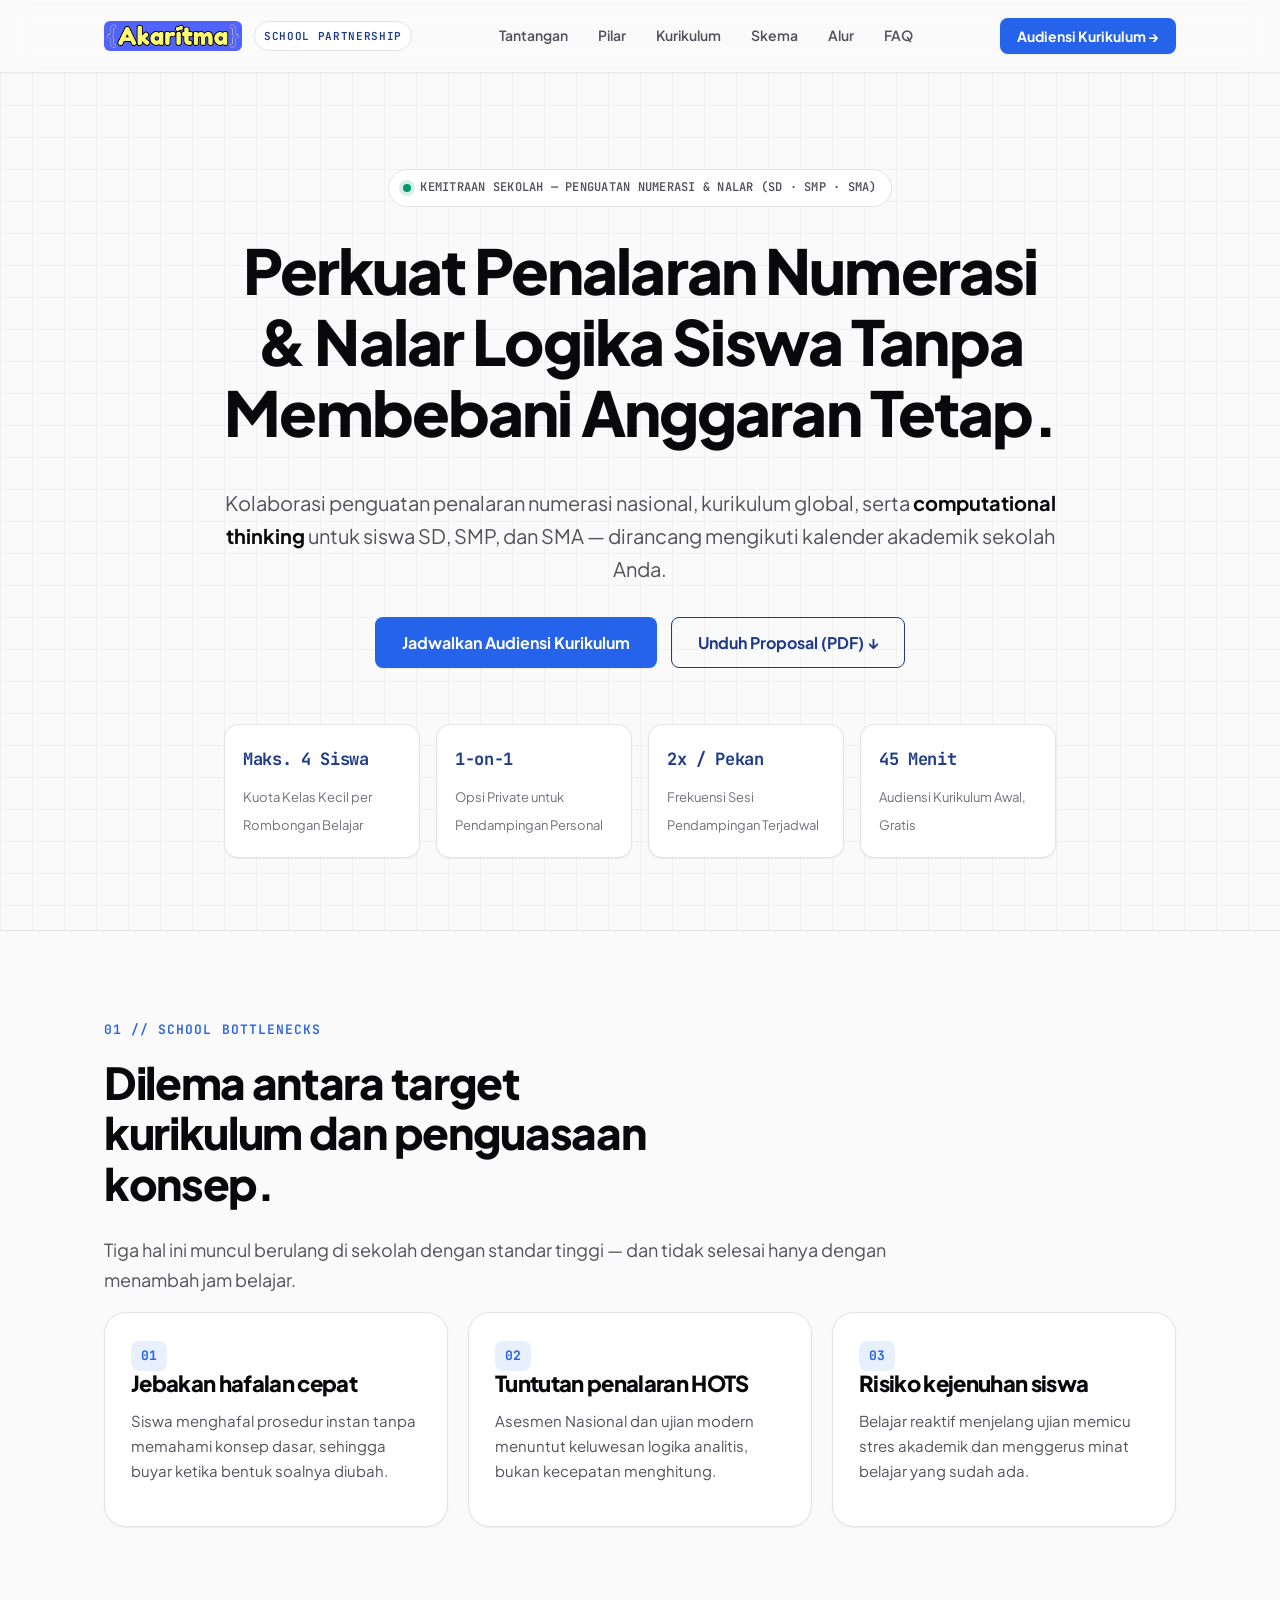
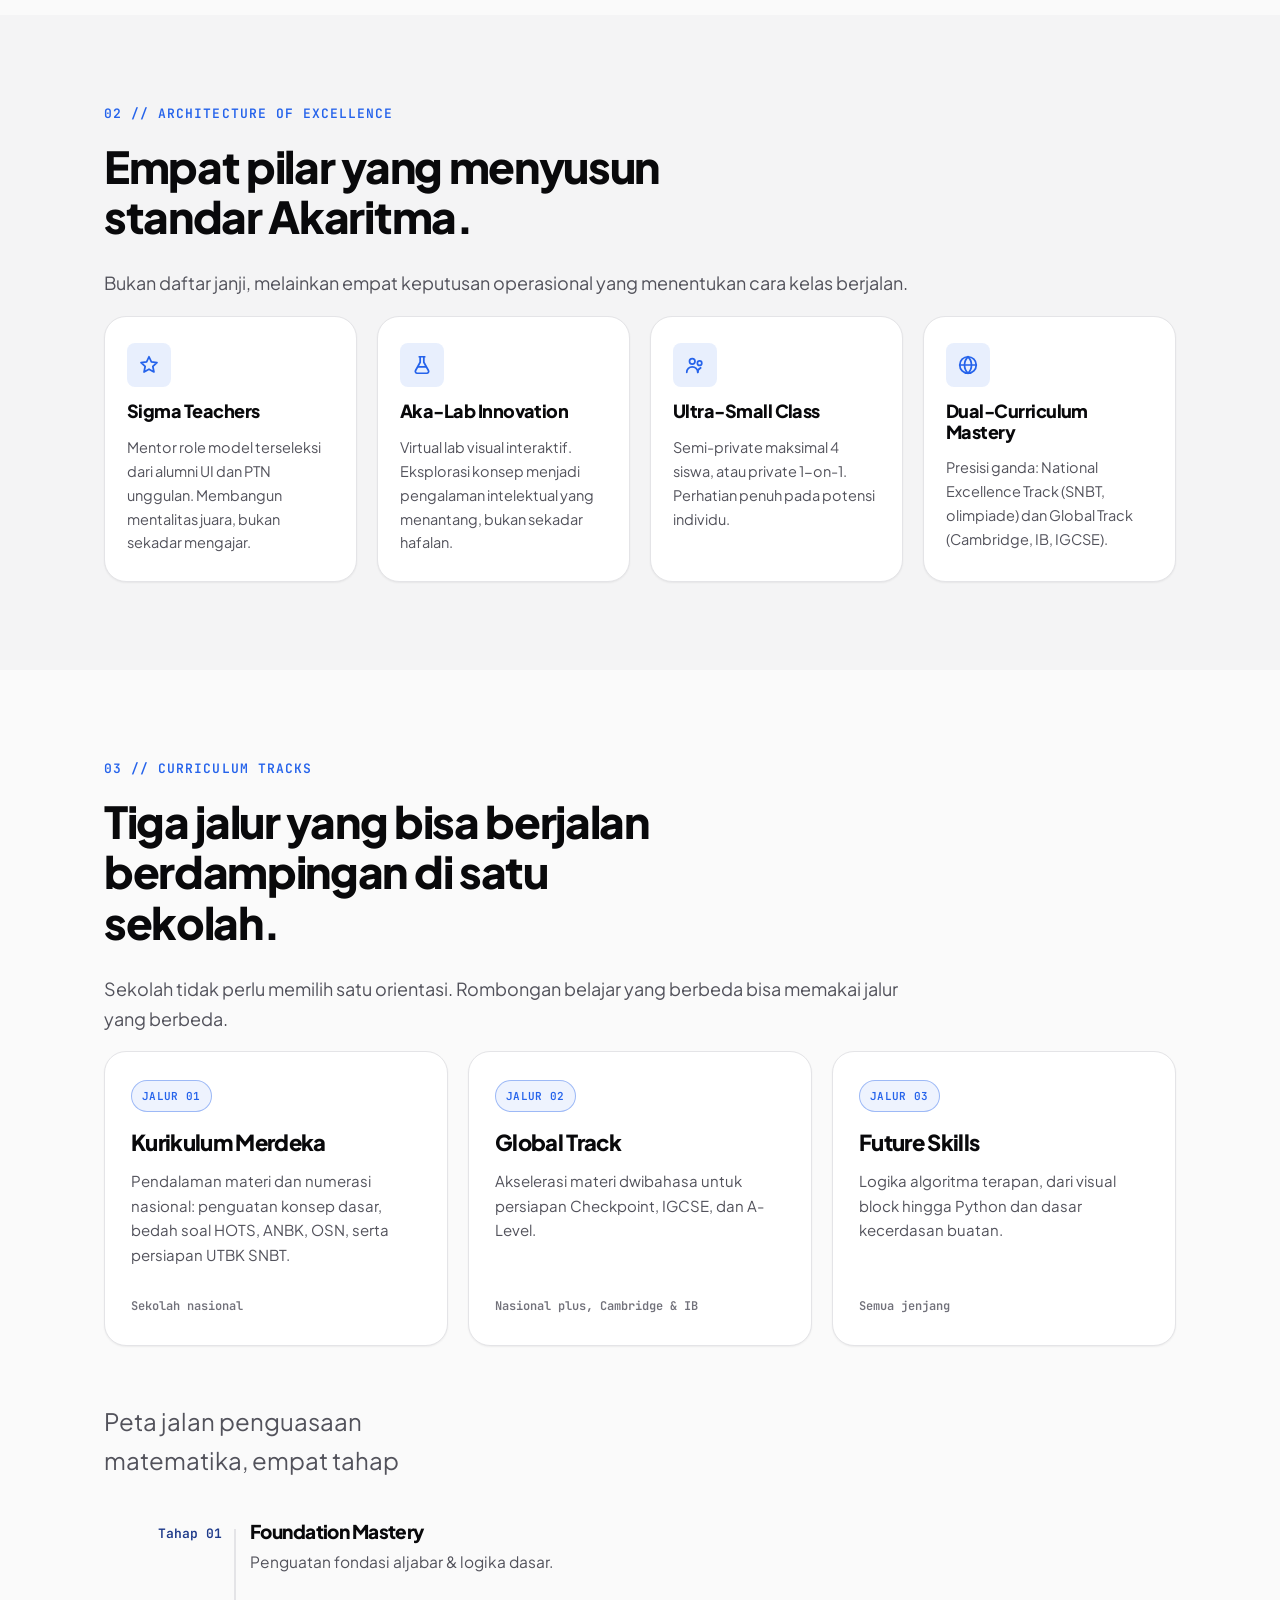
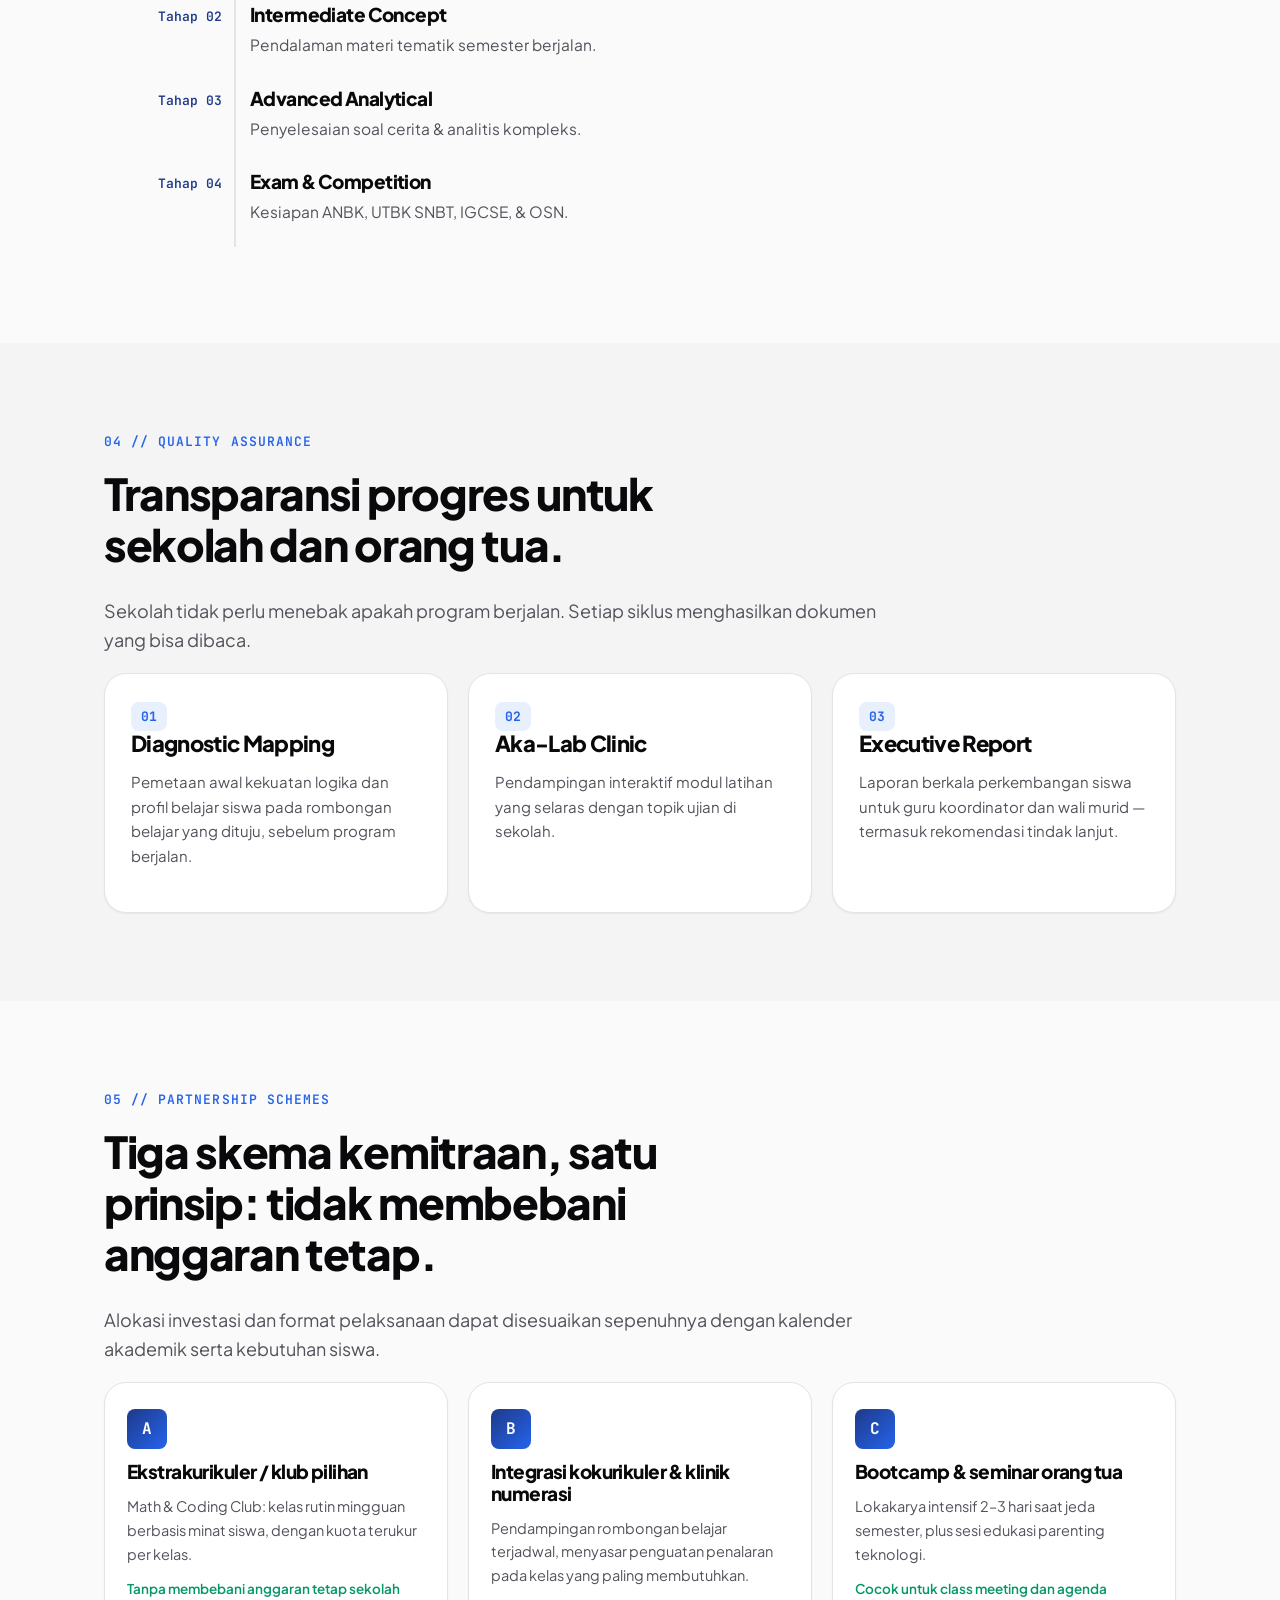
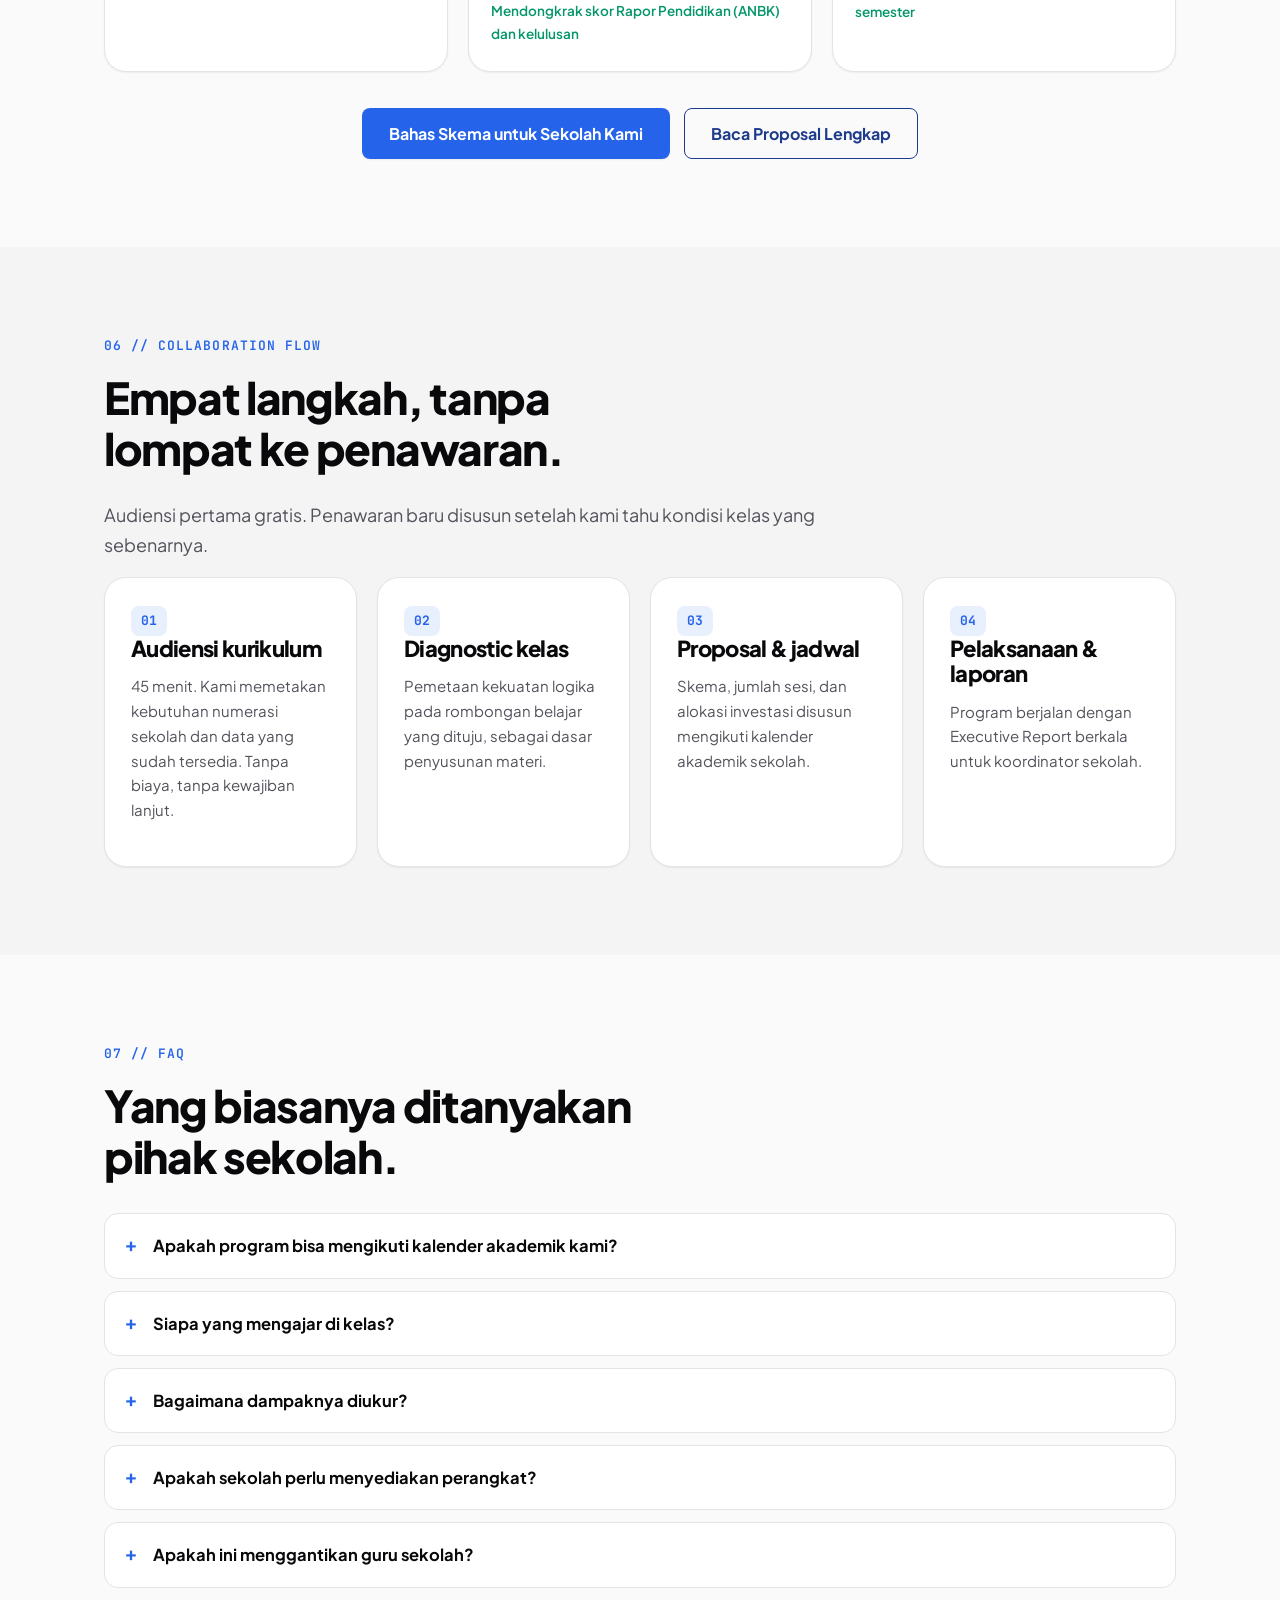
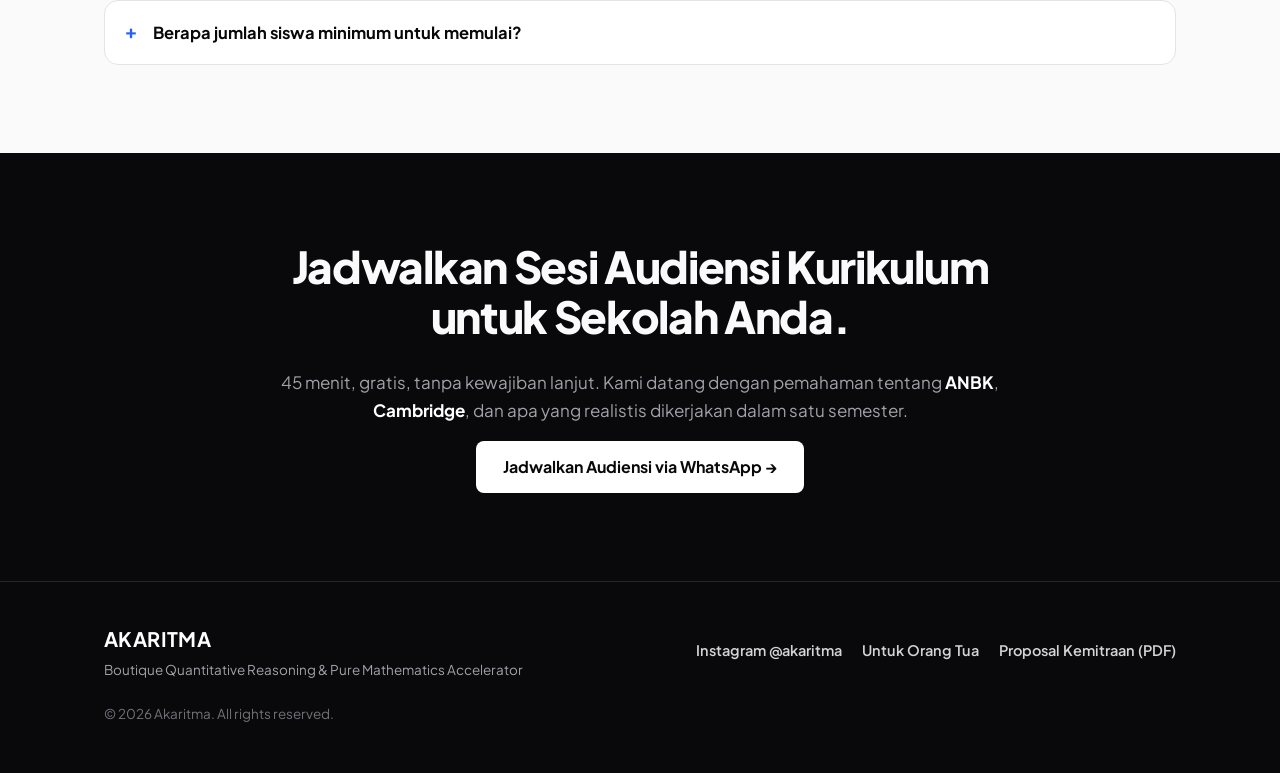
<file: kemitraan.html>
<!doctype html>
<html lang="id">
<head>
<meta charset="utf-8">
<meta name="viewport" content="width=device-width, initial-scale=1">
<title>Kemitraan Sekolah — Akaritma</title>
<meta name="description" content="Kemitraan sekolah Akaritma: penguatan penalaran numerasi nasional, kurikulum global (Cambridge &amp; IB), dan computational thinking. Tiga skema kemitraan mengikuti kalender akademik — Kelas Kecil (Maks. 4 Siswa) &amp; Privat (1-on-1).">
<meta name="theme-color" content="#1E3A8A">
<meta name="robots" content="index,follow">
<link rel="canonical" href="https://akaritma.github.io/kemitraan.html">

<meta property="og:type" content="website">
<meta property="og:site_name" content="Akaritma">
<meta property="og:locale" content="id_ID">
<meta property="og:url" content="https://akaritma.github.io/kemitraan.html">
<meta property="og:title" content="Kemitraan Sekolah — Akaritma">
<meta property="og:description" content="Penguatan penalaran numerasi, kurikulum global, dan computational thinking untuk sekolah — Kelas Kecil (Maks. 4 Siswa) &amp; Privat (1-on-1).">
<meta property="og:image" content="https://akaritma.github.io/assets/img/og-image.png">
<meta property="og:image:width" content="1200">
<meta property="og:image:height" content="630">
<meta name="twitter:card" content="summary_large_image">
<meta name="twitter:title" content="Kemitraan Sekolah — Akaritma">
<meta name="twitter:description" content="Penguatan penalaran numerasi, kurikulum global, dan computational thinking untuk sekolah.">
<meta name="twitter:image" content="https://akaritma.github.io/assets/img/og-image.png">

<link rel="icon" href="assets/img/favicon.svg" type="image/svg+xml">
<link rel="preconnect" href="https://fonts.googleapis.com">
<link rel="preconnect" href="https://fonts.gstatic.com" crossorigin>
<link rel="stylesheet" href="https://fonts.googleapis.com/css2?family=Plus+Jakarta+Sans:wght@400;500;600;700;800&family=JetBrains+Mono:wght@400;500;600;700&display=swap">
<link rel="stylesheet" href="assets/css/style.css">
</head>
<body>
<a class="skip-link" href="#main">Langsung ke konten</a>

<!-- ============================================================
     NAVBAR
============================================================ -->
<header class="site-header" id="top">
  <div class="wrap header-inner">
    <a class="brand" href="index.html" aria-label="Akaritma — halaman utama">
      <img class="brand__logo" src="assets/img/logo.png" alt="Akaritma" width="147" height="32">
      <span class="brand__pill">SCHOOL PARTNERSHIP</span>
    </a>

    <nav class="nav" id="nav" aria-label="Navigasi utama">
      <ul class="nav__list">
        <li><a href="#tantangan">Tantangan</a></li>
        <li><a href="#pilar">Pilar</a></li>
        <li><a href="#kurikulum">Kurikulum</a></li>
        <li><a href="#skema">Skema</a></li>
        <li><a href="#alur">Alur</a></li>
        <li><a href="#faq">FAQ</a></li>
      </ul>
    </nav>

    <div class="header-tools">
      <a class="btn btn--primary btn--sm" data-wa-program="partnership" data-wa-format="Kelompok" href="#kontak" target="_blank" rel="noopener">Audiensi Kurikulum →</a>
      <button class="burger" id="burger" type="button" aria-expanded="false" aria-controls="nav" aria-label="Buka menu">
        <span aria-hidden="true"></span><span aria-hidden="true"></span><span aria-hidden="true"></span>
      </button>
    </div>
  </div>
</header>

<main id="main">

  <!-- ============================================================
       HERO
  ============================================================ -->
  <section class="hero bg-math-grid" id="hero">
    <div class="wrap hero-inner">
      <p class="hero__status">
        <span class="hero__status-dot" aria-hidden="true"></span>
        KEMITRAAN SEKOLAH — PENGUATAN NUMERASI &amp; NALAR (SD · SMP · SMA)
      </p>

      <h1 class="hero__title">Perkuat Penalaran Numerasi &amp; Nalar Logika Siswa Tanpa Membebani Anggaran Tetap.</h1>

      <p class="hero__lead">Kolaborasi penguatan penalaran numerasi nasional, kurikulum global, serta <strong>computational thinking</strong> untuk siswa SD, SMP, dan SMA — dirancang mengikuti kalender akademik sekolah Anda.</p>

      <div class="hero__cta">
        <a class="btn btn--primary btn--lg" data-wa-program="partnership" data-wa-format="Kelompok" href="#kontak" target="_blank" rel="noopener">Jadwalkan Audiensi Kurikulum</a>
        <a class="btn btn--outline btn--lg" href="assets/portfolio/proposal-kemitraan.pdf" target="_blank" rel="noopener">Unduh Proposal (PDF) ↓</a>
      </div>

      <div class="hero__metrics">
        <div class="metric">
          <strong class="metric__value">Maks. 4 Siswa</strong>
          <span class="metric__label">Kuota Kelas Kecil per Rombongan Belajar</span>
        </div>
        <div class="metric">
          <strong class="metric__value">1-on-1</strong>
          <span class="metric__label">Opsi Private untuk Pendampingan Personal</span>
        </div>
        <div class="metric">
          <strong class="metric__value">2x / Pekan</strong>
          <span class="metric__label">Frekuensi Sesi Pendampingan Terjadwal</span>
        </div>
        <div class="metric">
          <strong class="metric__value">45 Menit</strong>
          <span class="metric__label">Audiensi Kurikulum Awal, Gratis</span>
        </div>
      </div>
    </div>
  </section>

  <!-- ============================================================
       01 // TANTANGAN
  ============================================================ -->
  <section class="section" id="tantangan">
    <div class="wrap">
      <p class="eyebrow">01 // SCHOOL BOTTLENECKS</p>
      <h2 class="section-title">Dilema antara target kurikulum dan penguasaan konsep.</h2>
      <p class="section-lead">Tiga hal ini muncul berulang di sekolah dengan standar tinggi — dan tidak selesai hanya dengan menambah jam belajar.</p>

      <div class="cards">
        <article class="card">
          <span class="card__num" aria-hidden="true">01</span>
          <h3 class="card__title">Jebakan hafalan cepat</h3>
          <p class="card__tagline">Siswa menghafal prosedur instan tanpa memahami konsep dasar, sehingga buyar ketika bentuk soalnya diubah.</p>
        </article>
        <article class="card">
          <span class="card__num" aria-hidden="true">02</span>
          <h3 class="card__title">Tuntutan penalaran HOTS</h3>
          <p class="card__tagline">Asesmen Nasional dan ujian modern menuntut keluwesan logika analitis, bukan kecepatan menghitung.</p>
        </article>
        <article class="card">
          <span class="card__num" aria-hidden="true">03</span>
          <h3 class="card__title">Risiko kejenuhan siswa</h3>
          <p class="card__tagline">Belajar reaktif menjelang ujian memicu stres akademik dan menggerus minat belajar yang sudah ada.</p>
        </article>
      </div>
    </div>
  </section>

  <!-- ============================================================
       02 // PILAR
  ============================================================ -->
  <section class="section section--subtle" id="pilar">
    <div class="wrap">
      <p class="eyebrow">02 // ARCHITECTURE OF EXCELLENCE</p>
      <h2 class="section-title">Empat pilar yang menyusun standar Akaritma.</h2>
      <p class="section-lead">Bukan daftar janji, melainkan empat keputusan operasional yang menentukan cara kelas berjalan.</p>

      <div class="cards cards--4">
        <article class="pillar">
          <span class="pillar__icon" aria-hidden="true">
            <svg viewBox="0 0 24 24" fill="none" stroke="currentColor" stroke-width="1.9" stroke-linecap="round" stroke-linejoin="round"><path d="M12 3l2.6 5.6 6.1.8-4.5 4.2 1.2 6-5.4-3-5.4 3 1.2-6L3.3 9.4l6.1-.8z"/></svg>
          </span>
          <h3>Sigma Teachers</h3>
          <p>Mentor role model terseleksi dari alumni UI dan PTN unggulan. Membangun mentalitas juara, bukan sekadar mengajar.</p>
        </article>
        <article class="pillar">
          <span class="pillar__icon" aria-hidden="true">
            <svg viewBox="0 0 24 24" fill="none" stroke="currentColor" stroke-width="1.9" stroke-linecap="round" stroke-linejoin="round"><path d="M9 3h6M10 3v6l-5 9a2 2 0 001.8 3h10.4A2 2 0 0019 18l-5-9V3"/><path d="M7.5 14h9"/></svg>
          </span>
          <h3>Aka-Lab Innovation</h3>
          <p>Virtual lab visual interaktif. Eksplorasi konsep menjadi pengalaman intelektual yang menantang, bukan sekadar hafalan.</p>
        </article>
        <article class="pillar">
          <span class="pillar__icon" aria-hidden="true">
            <svg viewBox="0 0 24 24" fill="none" stroke="currentColor" stroke-width="1.9" stroke-linecap="round" stroke-linejoin="round"><circle cx="9" cy="8" r="3"/><circle cx="17" cy="10" r="2.4"/><path d="M3 20c0-3.3 2.7-6 6-6s6 2.7 6 6"/><path d="M15 20c0-2.2 1.3-4.1 3.2-4.9"/></svg>
          </span>
          <h3>Ultra-Small Class</h3>
          <p>Semi-private maksimal 4 siswa, atau private 1-on-1. Perhatian penuh pada potensi individu.</p>
        </article>
        <article class="pillar">
          <span class="pillar__icon" aria-hidden="true">
            <svg viewBox="0 0 24 24" fill="none" stroke="currentColor" stroke-width="1.9" stroke-linecap="round" stroke-linejoin="round"><circle cx="12" cy="12" r="9"/><path d="M3 12h18"/><path d="M12 3c2.5 2.4 3.8 5.6 3.8 9S14.5 18.6 12 21c-2.5-2.4-3.8-5.6-3.8-9S9.5 5.4 12 3z"/></svg>
          </span>
          <h3>Dual-Curriculum Mastery</h3>
          <p>Presisi ganda: National Excellence Track (SNBT, olimpiade) dan Global Track (Cambridge, IB, IGCSE).</p>
        </article>
      </div>
    </div>
  </section>

  <!-- ============================================================
       03 // KURIKULUM
  ============================================================ -->
  <section class="section" id="kurikulum">
    <div class="wrap">
      <p class="eyebrow">03 // CURRICULUM TRACKS</p>
      <h2 class="section-title">Tiga jalur yang bisa berjalan berdampingan di satu sekolah.</h2>
      <p class="section-lead">Sekolah tidak perlu memilih satu orientasi. Rombongan belajar yang berbeda bisa memakai jalur yang berbeda.</p>

      <div class="cards">
        <article class="card">
          <div class="card__badges">
            <span class="badge badge--blue">JALUR 01</span>
          </div>
          <h3 class="card__title">Kurikulum Merdeka</h3>
          <p class="card__tagline">Pendalaman materi dan numerasi nasional: penguatan konsep dasar, bedah soal HOTS, ANBK, OSN, serta persiapan UTBK SNBT.</p>
          <span class="card__for">Sekolah nasional</span>
        </article>
        <article class="card">
          <div class="card__badges">
            <span class="badge badge--blue">JALUR 02</span>
          </div>
          <h3 class="card__title">Global Track</h3>
          <p class="card__tagline">Akselerasi materi dwibahasa untuk persiapan Checkpoint, IGCSE, dan A-Level.</p>
          <span class="card__for">Nasional plus, Cambridge &amp; IB</span>
        </article>
        <article class="card">
          <div class="card__badges">
            <span class="badge badge--blue">JALUR 03</span>
          </div>
          <h3 class="card__title">Future Skills</h3>
          <p class="card__tagline">Logika algoritma terapan, dari visual block hingga Python dan dasar kecerdasan buatan.</p>
          <span class="card__for">Semua jenjang</span>
        </article>
      </div>

      <div class="section-title" style="font-size:24px; margin-top:56px;">Peta jalan penguasaan matematika, empat tahap</div>
      <ol class="timeline">
        <li class="timeline__item">
          <span class="timeline__time">Tahap 01</span>
          <div class="timeline__body">
            <h3>Foundation Mastery</h3>
            <p>Penguatan fondasi aljabar &amp; logika dasar.</p>
          </div>
        </li>
        <li class="timeline__item">
          <span class="timeline__time">Tahap 02</span>
          <div class="timeline__body">
            <h3>Intermediate Concept</h3>
            <p>Pendalaman materi tematik semester berjalan.</p>
          </div>
        </li>
        <li class="timeline__item">
          <span class="timeline__time">Tahap 03</span>
          <div class="timeline__body">
            <h3>Advanced Analytical</h3>
            <p>Penyelesaian soal cerita &amp; analitis kompleks.</p>
          </div>
        </li>
        <li class="timeline__item">
          <span class="timeline__time">Tahap 04</span>
          <div class="timeline__body">
            <h3>Exam &amp; Competition</h3>
            <p>Kesiapan ANBK, UTBK SNBT, IGCSE, &amp; OSN.</p>
          </div>
        </li>
      </ol>
    </div>
  </section>

  <!-- ============================================================
       04 // PENJAMINAN MUTU
  ============================================================ -->
  <section class="section section--subtle" id="mutu">
    <div class="wrap">
      <p class="eyebrow">04 // QUALITY ASSURANCE</p>
      <h2 class="section-title">Transparansi progres untuk sekolah dan orang tua.</h2>
      <p class="section-lead">Sekolah tidak perlu menebak apakah program berjalan. Setiap siklus menghasilkan dokumen yang bisa dibaca.</p>

      <div class="cards">
        <article class="card">
          <span class="card__num" aria-hidden="true">01</span>
          <h3 class="card__title">Diagnostic Mapping</h3>
          <p class="card__tagline">Pemetaan awal kekuatan logika dan profil belajar siswa pada rombongan belajar yang dituju, sebelum program berjalan.</p>
        </article>
        <article class="card">
          <span class="card__num" aria-hidden="true">02</span>
          <h3 class="card__title">Aka-Lab Clinic</h3>
          <p class="card__tagline">Pendampingan interaktif modul latihan yang selaras dengan topik ujian di sekolah.</p>
        </article>
        <article class="card">
          <span class="card__num" aria-hidden="true">03</span>
          <h3 class="card__title">Executive Report</h3>
          <p class="card__tagline">Laporan berkala perkembangan siswa untuk guru koordinator dan wali murid — termasuk rekomendasi tindak lanjut.</p>
        </article>
      </div>
    </div>
  </section>

  <!-- ============================================================
       05 // SKEMA KEMITRAAN
  ============================================================ -->
  <section class="section" id="skema">
    <div class="wrap">
      <p class="eyebrow">05 // PARTNERSHIP SCHEMES</p>
      <h2 class="section-title">Tiga skema kemitraan, satu prinsip: tidak membebani anggaran tetap.</h2>
      <p class="section-lead">Alokasi investasi dan format pelaksanaan dapat disesuaikan sepenuhnya dengan kalender akademik serta kebutuhan siswa.</p>

      <div class="cards">
        <article class="scheme">
          <span class="scheme__badge" aria-hidden="true">A</span>
          <h3>Ekstrakurikuler / klub pilihan</h3>
          <p>Math &amp; Coding Club: kelas rutin mingguan berbasis minat siswa, dengan kuota terukur per kelas.</p>
          <span class="scheme__for">Tanpa membebani anggaran tetap sekolah</span>
        </article>
        <article class="scheme">
          <span class="scheme__badge" aria-hidden="true">B</span>
          <h3>Integrasi kokurikuler &amp; klinik numerasi</h3>
          <p>Pendampingan rombongan belajar terjadwal, menyasar penguatan penalaran pada kelas yang paling membutuhkan.</p>
          <span class="scheme__for">Mendongkrak skor Rapor Pendidikan (ANBK) dan kelulusan</span>
        </article>
        <article class="scheme">
          <span class="scheme__badge" aria-hidden="true">C</span>
          <h3>Bootcamp &amp; seminar orang tua</h3>
          <p>Lokakarya intensif 2–3 hari saat jeda semester, plus sesi edukasi parenting teknologi.</p>
          <span class="scheme__for">Cocok untuk class meeting dan agenda semester</span>
        </article>
      </div>

      <div class="hero__cta" style="margin: 36px 0 0;">
        <a class="btn btn--primary btn--lg" data-wa-program="partnership" data-wa-format="Kelompok" href="#kontak" target="_blank" rel="noopener">Bahas Skema untuk Sekolah Kami</a>
        <a class="btn btn--outline btn--lg" href="assets/portfolio/proposal-kemitraan.pdf" target="_blank" rel="noopener">Baca Proposal Lengkap</a>
      </div>
    </div>
  </section>

  <!-- ============================================================
       06 // ALUR KOLABORASI
  ============================================================ -->
  <section class="section section--subtle" id="alur">
    <div class="wrap">
      <p class="eyebrow">06 // COLLABORATION FLOW</p>
      <h2 class="section-title">Empat langkah, tanpa lompat ke penawaran.</h2>
      <p class="section-lead">Audiensi pertama gratis. Penawaran baru disusun setelah kami tahu kondisi kelas yang sebenarnya.</p>

      <div class="cards cards--4">
        <article class="card">
          <span class="card__num" aria-hidden="true">01</span>
          <h3 class="card__title">Audiensi kurikulum</h3>
          <p class="card__tagline">45 menit. Kami memetakan kebutuhan numerasi sekolah dan data yang sudah tersedia. Tanpa biaya, tanpa kewajiban lanjut.</p>
        </article>
        <article class="card">
          <span class="card__num" aria-hidden="true">02</span>
          <h3 class="card__title">Diagnostic kelas</h3>
          <p class="card__tagline">Pemetaan kekuatan logika pada rombongan belajar yang dituju, sebagai dasar penyusunan materi.</p>
        </article>
        <article class="card">
          <span class="card__num" aria-hidden="true">03</span>
          <h3 class="card__title">Proposal &amp; jadwal</h3>
          <p class="card__tagline">Skema, jumlah sesi, dan alokasi investasi disusun mengikuti kalender akademik sekolah.</p>
        </article>
        <article class="card">
          <span class="card__num" aria-hidden="true">04</span>
          <h3 class="card__title">Pelaksanaan &amp; laporan</h3>
          <p class="card__tagline">Program berjalan dengan Executive Report berkala untuk koordinator sekolah.</p>
        </article>
      </div>
    </div>
  </section>

  <!-- ============================================================
       07 // FAQ
  ============================================================ -->
  <section class="section" id="faq">
    <div class="wrap">
      <p class="eyebrow">07 // FAQ</p>
      <h2 class="section-title">Yang biasanya ditanyakan pihak sekolah.</h2>

      <div class="accordion">
        <details class="acc-item">
          <summary class="acc-summary">Apakah program bisa mengikuti kalender akademik kami?</summary>
          <div class="acc-body"><p>Ya. Jumlah sesi dan pembagian batch disusun mengikuti kalender sekolah, termasuk jeda ujian, libur semester, dan class meeting.</p></div>
        </details>
        <details class="acc-item">
          <summary class="acc-summary">Siapa yang mengajar di kelas?</summary>
          <div class="acc-body"><p>Mentor terseleksi dari alumni UI dan PTN unggulan, dengan koordinasi kurikulum oleh tim Akaritma. Setiap mentor melewati pemetaan gaya mengajar sebelum masuk kelas.</p></div>
        </details>
        <details class="acc-item">
          <summary class="acc-summary">Bagaimana dampaknya diukur?</summary>
          <div class="acc-body"><p>Diagnostic Mapping di awal, lalu Executive Report berkala berisi capaian per siswa dan per kelas. Untuk skema B, indikator diselaraskan dengan komponen Rapor Pendidikan.</p></div>
        </details>
        <details class="acc-item">
          <summary class="acc-summary">Apakah sekolah perlu menyediakan perangkat?</summary>
          <div class="acc-body"><p>Untuk kelas coding, idealnya tersedia komputer atau laptop. Untuk kelas matematika, cukup proyektor dan koneksi internet — modul dan alat peraga kami siapkan.</p></div>
        </details>
        <details class="acc-item">
          <summary class="acc-summary">Apakah ini menggantikan guru sekolah?</summary>
          <div class="acc-body"><p>Tidak. Kami bekerja sebagai pengayaan, bukan pengganti. Guru tetap pemegang kurikulum utama, dan materi kami diselaraskan dengan topik yang sedang berjalan.</p></div>
        </details>
        <details class="acc-item">
          <summary class="acc-summary">Berapa jumlah siswa minimum untuk memulai?</summary>
          <div class="acc-body"><p>Satu rombongan belajar sudah cukup. Khusus skema A, kuota per kelas dibatasi maksimal 4 siswa agar pendampingan tetap personal.</p></div>
        </details>
      </div>
    </div>
  </section>

</main>

<!-- ============================================================
     FOOTER & FINAL CTA
============================================================ -->
<footer class="site-footer" id="kontak">
  <div class="footer-cta">
    <div class="wrap footer-cta__inner">
      <h2 class="footer-cta__title">Jadwalkan Sesi Audiensi Kurikulum untuk Sekolah Anda.</h2>
      <p class="footer-cta__sub">45 menit, gratis, tanpa kewajiban lanjut. Kami datang dengan pemahaman tentang <strong>ANBK</strong>, <strong>Cambridge</strong>, dan apa yang realistis dikerjakan dalam satu semester.</p>
      <a class="btn btn--on-dark btn--lg" data-wa-program="partnership" data-wa-format="Kelompok" href="#kontak" target="_blank" rel="noopener">Jadwalkan Audiensi via WhatsApp →</a>
    </div>
  </div>

  <div class="footer-meta">
    <div class="wrap footer-meta__inner">
      <div class="footer-brand">
        <strong class="footer-brand__name">AKARITMA</strong>
        <span class="footer-brand__tagline">Boutique Quantitative Reasoning &amp; Pure Mathematics Accelerator</span>
      </div>
      <div class="footer-links">
        <a href="https://instagram.com/akaritma" target="_blank" rel="noopener">Instagram @akaritma</a>
        <a href="index.html">Untuk Orang Tua</a>
        <a href="assets/portfolio/proposal-kemitraan.pdf" target="_blank" rel="noopener">Proposal Kemitraan (PDF)</a>
      </div>
      <p class="footer-copy">© 2026 Akaritma. All rights reserved.</p>
    </div>
  </div>
</footer>

<script src="assets/js/main.js"></script>
</body>
</html>
</file>
<file: assets/css/style.css>
/* ============================================================
   Akaritma — Quantitative Reasoning & Pure Mathematics Clinic
   Design system: "Precision Academic & Analytical Boutique"
   ============================================================ */

:root {
  --bg-primary: #FAFAFA;
  --bg-surface: #FFFFFF;
  --bg-subtle: #F4F4F5;
  --bg-dark: #09090B;

  --text-primary: #09090B;
  --text-secondary: #52525B;
  --text-muted: #71717A;

  --accent-primary: #1E3A8A;
  --accent-vibrant: #2563EB;
  --accent-emerald: #059669;
  --accent-amber: #D97706;

  --border-subtle: #E4E4E7;
  --border-focus: #2563EB;

  --font-sans: 'Plus Jakarta Sans', 'Inter', system-ui, -apple-system, 'Segoe UI', sans-serif;
  --font-mono: 'JetBrains Mono', 'SFMono-Regular', Consolas, monospace;

  --radius-sm: 8px;
  --radius-md: 14px;
  --radius-lg: 22px;
  --shadow-sm: 0 1px 2px rgba(9, 9, 11, 0.06);
  --shadow-md: 0 8px 24px rgba(9, 9, 11, 0.08);
  --shadow-lg: 0 24px 60px rgba(9, 9, 11, 0.12);
}

/* ---------- Reset & base ---------- */
*, *::before, *::after { box-sizing: border-box; }

html { scroll-behavior: smooth; }

body {
  margin: 0;
  font-family: var(--font-sans);
  font-size: 17px;
  line-height: 1.65;
  color: var(--text-secondary);
  background: var(--bg-primary);
  -webkit-font-smoothing: antialiased;
  text-rendering: optimizeLegibility;
  overflow-x: hidden;
}

img { max-width: 100%; display: block; }
a { color: var(--accent-vibrant); text-decoration: none; }
a:hover { text-decoration: underline; }
h1, h2, h3, h4 { color: var(--text-primary); line-height: 1.15; letter-spacing: -0.03em; margin: 0 0 0.6em; font-weight: 800; }
p { margin: 0 0 1em; }
strong { color: var(--text-primary); }
em { font-style: italic; }

.mono { font-family: var(--font-mono); font-weight: 500; letter-spacing: 0; }

.skip-link {
  position: absolute; left: -9999px; top: 0;
  background: var(--accent-vibrant); color: #fff;
  padding: 10px 16px; border-radius: 0 0 var(--radius-sm) 0;
  z-index: 100; font-weight: 600;
}
.skip-link:focus { left: 0; }

.wrap { width: 100%; max-width: 1120px; margin: 0 auto; padding: 0 24px; }

/* ---------- Buttons ---------- */
.btn {
  display: inline-flex; align-items: center; justify-content: center; gap: 8px;
  font-family: var(--font-sans); font-size: 15px; font-weight: 700;
  padding: 12px 20px; border-radius: var(--radius-sm);
  border: 1.5px solid transparent; cursor: pointer;
  transition: transform 0.15s ease, box-shadow 0.15s ease, background 0.15s ease, border-color 0.15s ease;
  text-decoration: none; line-height: 1.2; white-space: normal;
}
.btn:hover { text-decoration: none; }
.btn--lg { font-size: 16px; padding: 15px 26px; }
.btn--sm { font-size: 14px; padding: 9px 16px; }
.btn--primary { background: var(--accent-vibrant); color: #fff; box-shadow: var(--shadow-sm); }
.btn--primary:hover { background: #1d4ed8; transform: translateY(-1px); box-shadow: var(--shadow-md); }
.btn--outline { background: transparent; color: var(--accent-primary); border-color: var(--accent-primary); }
.btn--outline:hover { background: rgba(30, 58, 138, 0.06); }
.btn--on-dark { background: #fff; color: var(--text-primary); }
.btn--on-dark:hover { background: #f4f4f5; transform: translateY(-1px); box-shadow: var(--shadow-md); }

/* ---------- Section scaffolding ---------- */
.section { padding: 88px 0; }
.section--subtle { background: var(--bg-subtle); }
.eyebrow {
  font-family: var(--font-mono); font-size: 13px; font-weight: 600;
  letter-spacing: 0.08em; color: var(--accent-vibrant);
  text-transform: uppercase; margin: 0 0 16px;
}
.section-title { font-size: clamp(28px, 4.4vw, 44px); max-width: 18ch; }
.section-lead { font-size: 18px; max-width: 62ch; }

/* ============================================================
   SECTION 1: NAVBAR
============================================================ */
.site-header {
  position: sticky; top: 0; z-index: 50;
  background: rgba(250, 250, 250, 0.82);
  -webkit-backdrop-filter: saturate(180%) blur(14px);
  backdrop-filter: saturate(180%) blur(14px);
  border-bottom: 1px solid rgba(228, 228, 231, 0.7);
}
.header-inner { display: flex; align-items: center; gap: 24px; min-height: 72px; }
.brand { display: inline-flex; align-items: center; gap: 12px; flex: 0 0 auto; }
.brand__logo { height: 30px; width: auto; border-radius: 6px; }
.brand__pill {
  font-family: var(--font-mono); font-size: 11px; font-weight: 600;
  letter-spacing: 0.06em; color: var(--accent-primary);
  border: 1px solid var(--border-subtle); background: var(--bg-surface);
  padding: 5px 9px; border-radius: 999px; white-space: nowrap;
}
.nav { flex: 1 1 auto; display: flex; justify-content: center; }
.nav__list { display: flex; gap: 6px; list-style: none; margin: 0; padding: 0; }
.nav__list a {
  display: block; padding: 8px 12px; font-size: 14px; font-weight: 600;
  color: var(--text-secondary); border-radius: var(--radius-sm);
}
.nav__list a:hover { color: var(--text-primary); background: rgba(9, 9, 11, 0.05); text-decoration: none; }
.header-tools { display: flex; align-items: center; gap: 10px; flex: 0 0 auto; }

.burger {
  display: none; flex-direction: column; justify-content: center; gap: 5px;
  width: 44px; height: 44px; padding: 10px;
  background: transparent; border: 1px solid var(--border-subtle); border-radius: var(--radius-sm);
  cursor: pointer;
}
.burger span { display: block; height: 2px; background: var(--text-primary); border-radius: 2px; }

/* ============================================================
   SECTION 2: HERO
============================================================ */
.hero { padding: 96px 0 72px; border-bottom: 1px solid var(--border-subtle); }
.bg-math-grid {
  background-color: var(--bg-primary);
  background-size: 32px 32px;
  background-image:
    linear-gradient(to right, rgba(24, 24, 27, 0.04) 1px, transparent 1px),
    linear-gradient(to bottom, rgba(24, 24, 27, 0.04) 1px, transparent 1px);
}
.hero-inner { max-width: 880px; margin: 0 auto; text-align: center; }
.hero__status {
  display: inline-flex; align-items: center; gap: 9px;
  font-family: var(--font-mono); font-size: 12px; font-weight: 600;
  letter-spacing: 0.02em; color: var(--text-secondary);
  background: var(--bg-surface); border: 1px solid var(--border-subtle);
  padding: 8px 14px; border-radius: 999px; margin: 0 0 28px;
}
.hero__status-dot {
  width: 8px; height: 8px; border-radius: 50%;
  background: var(--accent-emerald); flex: none;
  box-shadow: 0 0 0 4px rgba(5, 150, 105, 0.16);
}
.hero__title { font-size: clamp(34px, 6.4vw, 62px); max-width: 20ch; margin-left: auto; margin-right: auto; }
.hero__lead { font-size: clamp(17px, 2.2vw, 20px); max-width: 62ch; margin-left: auto; margin-right: auto; }
.hero__cta { display: flex; gap: 14px; justify-content: center; flex-wrap: wrap; margin: 32px 0 56px; }

.hero__metrics {
  display: grid; grid-template-columns: repeat(4, 1fr); gap: 16px;
  text-align: left; margin: 0;
}
.metric {
  background: var(--bg-surface); border: 1px solid var(--border-subtle);
  border-radius: var(--radius-md); padding: 20px 18px; box-shadow: var(--shadow-sm);
}
.metric__value {
  display: block; font-family: var(--font-mono); font-size: 17px; font-weight: 700;
  color: var(--accent-primary); margin-bottom: 8px; letter-spacing: -0.02em;
}
.metric__label { font-size: 13px; color: var(--text-muted); line-height: 1.45; }

/* ============================================================
   SECTION 3: COMPARISON MATRIX
============================================================ */
.compare { display: grid; grid-template-columns: 1fr 1fr; gap: 20px; margin-top: 40px; }
.compare-card {
  background: var(--bg-surface); border: 1px solid var(--border-subtle);
  border-radius: var(--radius-lg); padding: 30px 28px;
}
.compare-card--featured {
  border-color: var(--accent-primary);
  box-shadow: 0 0 0 1px var(--accent-primary), 0 18px 48px rgba(30, 58, 138, 0.14);
}
.compare-card__title { font-size: 21px; margin-bottom: 18px; }
.compare-list { list-style: none; margin: 0; padding: 0; }
.compare-list li {
  position: relative; padding: 12px 0 12px 24px;
  border-top: 1px solid var(--border-subtle); font-size: 15.5px;
}
.compare-list li:first-child { border-top: 0; padding-top: 0; }
.compare-list li::before {
  content: ""; position: absolute; left: 2px; top: 21px;
  width: 7px; height: 7px; border-radius: 50%; background: var(--accent-vibrant);
}
.compare-card--muted .compare-list li::before { background: var(--text-muted); }
.compare-list li:first-child::before { top: 9px; }

/* ============================================================
   SECTION 4: PROGRAMS
============================================================ */
.format-note {
  display: flex; gap: 12px; flex-wrap: wrap; margin: 22px 0 28px;
}
.format-note__item {
  font-size: 14px; font-weight: 600; color: var(--accent-primary);
  background: rgba(37, 99, 235, 0.08); border: 1px solid rgba(37, 99, 235, 0.22);
  padding: 8px 14px; border-radius: 999px;
}

.cards { display: grid; grid-template-columns: repeat(3, 1fr); gap: 20px; align-items: stretch; }
.card {
  display: flex; flex-direction: column;
  background: var(--bg-surface); border: 1px solid var(--border-subtle);
  border-radius: var(--radius-lg); padding: 28px 26px; box-shadow: var(--shadow-sm);
}
.card--featured {
  border-color: var(--accent-primary);
  box-shadow: 0 0 0 1px var(--accent-primary), 0 18px 48px rgba(30, 58, 138, 0.14);
}
.card__badges { display: flex; flex-wrap: wrap; gap: 8px; margin-bottom: 18px; }
.badge {
  font-family: var(--font-mono); font-size: 11px; font-weight: 600; letter-spacing: 0.03em;
  padding: 6px 10px; border-radius: 999px; border: 1px solid var(--border-subtle);
  background: var(--bg-subtle); color: var(--text-secondary);
}
.badge--segment { border-color: var(--border-subtle); }
.badge--cap { border-width: 1px; }
.badge--emerald { color: var(--accent-emerald); border-color: rgba(5, 150, 105, 0.4); background: rgba(5, 150, 105, 0.08); }
.badge--blue { color: var(--accent-vibrant); border-color: rgba(37, 99, 235, 0.4); background: rgba(37, 99, 235, 0.08); }
.badge--amber { color: var(--accent-amber); border-color: rgba(217, 119, 6, 0.4); background: rgba(217, 119, 6, 0.1); }

.card__title { font-size: 22px; }
.card__tagline { font-size: 15px; }
.card__time { font-size: 14.5px; color: var(--text-secondary); }
.card__sub {
  font-family: var(--font-mono); font-size: 12px; font-weight: 600;
  letter-spacing: 0.08em; text-transform: uppercase; color: var(--text-muted);
  margin: 14px 0 10px;
}
.check-list { list-style: none; margin: 0; padding: 0; }
.check-list li { position: relative; padding: 0 0 10px 26px; font-size: 14.5px; }
.check-list li::before {
  content: "✓"; position: absolute; left: 0; top: 0;
  color: var(--accent-emerald); font-weight: 800;
}
.card__cta { display: flex; flex-direction: column; gap: 10px; margin-top: auto; padding-top: 22px; }

/* Comparison strip */
.compare-strip {
  display: grid; grid-template-columns: 1fr 1fr; gap: 20px; margin-top: 36px;
}
.compare-strip__item {
  background: var(--bg-surface); border: 1px solid var(--border-subtle);
  border-radius: var(--radius-md); padding: 26px 24px;
}
.compare-strip__title { font-size: 18px; }
.compare-strip__item p { margin: 0; font-size: 15px; }

/* ============================================================
   SECTION 5: METHOD & DECONSTRUCTION WIDGET
============================================================ */
.timeline { list-style: none; margin: 40px 0 0; padding: 0; position: relative; }
.timeline::before {
  content: ""; position: absolute; left: 130px; top: 8px; bottom: 8px;
  width: 2px; background: var(--border-subtle);
}
.timeline__item { display: grid; grid-template-columns: 118px 1fr; gap: 28px; padding: 0 0 30px; position: relative; }
.timeline__time {
  font-family: var(--font-mono); font-size: 13px; font-weight: 600; color: var(--accent-primary);
  text-align: right; padding-top: 2px;
}
.timeline__body h3 { font-size: 19px; margin-bottom: 6px; }
.timeline__body p { margin: 0; font-size: 15.5px; }

/* Deconstruction widget */
.deconstruct {
  margin-top: 64px; background: var(--bg-surface);
  border: 1px solid var(--border-subtle); border-radius: var(--radius-lg);
  padding: 34px 32px; box-shadow: var(--shadow-md);
}
.deconstruct__head { margin-bottom: 26px; }
.deconstruct__title { font-size: 24px; }
.deconstruct__sub { font-size: 15.5px; margin: 0; }

.deconstruct__problem {
  background: var(--bg-subtle); border: 1px solid var(--border-subtle);
  border-radius: var(--radius-md); padding: 20px 22px; margin-bottom: 22px;
}
.deconstruct__problem-label {
  display: block; font-family: var(--font-mono); font-size: 11px; font-weight: 700;
  letter-spacing: 0.1em; color: var(--accent-primary); margin-bottom: 10px;
}
.deconstruct__problem p { margin: 0; font-size: 16px; color: var(--text-primary); }

.tabs { display: flex; gap: 10px; margin-bottom: 18px; flex-wrap: wrap; }
.tab {
  flex: 1; min-width: 240px;
  font-family: var(--font-sans); font-size: 15px; font-weight: 700;
  padding: 13px 16px; border-radius: var(--radius-sm); cursor: pointer;
  border: 1.5px solid var(--border-subtle); background: var(--bg-surface); color: var(--text-secondary);
  transition: border-color 0.15s ease, background 0.15s ease, color 0.15s ease;
}
.tab:hover { border-color: var(--border-focus); }
.tab.is-active { border-color: var(--border-focus); background: #fff; }
.tab--bad.is-active { border-color: #dc2626; color: #991b1b; background: #fef2f2; }
.tab--good.is-active { border-color: var(--accent-emerald); color: #065f46; background: #ecfdf5; }

.tab-panel { display: none; padding: 4px 2px; }
.tab-panel.is-active { display: block; animation: fadeIn 0.25s ease; }
.tab-panel > p { font-size: 15.5px; }
.panel-list { list-style: none; margin: 0; padding: 0; }
.panel-list li { position: relative; padding: 8px 0 8px 26px; font-size: 15px; }
.panel-list li::before { content: "✕"; position: absolute; left: 0; top: 8px; color: #dc2626; font-weight: 800; }

.deconstruct__steps { display: grid; gap: 12px; margin-top: 6px; }
.deconstruct-step {
  display: grid; grid-template-columns: 130px 1fr; gap: 16px; align-items: start;
  background: var(--bg-subtle); border: 1px solid var(--border-subtle);
  border-radius: var(--radius-md); padding: 14px 16px;
}
.deconstruct-step__num {
  font-family: var(--font-mono); font-size: 11px; font-weight: 700; letter-spacing: 0.08em;
  color: var(--accent-primary); padding-top: 3px;
}
.deconstruct-step p { margin: 0; font-size: 15px; color: var(--text-primary); }
.hl { padding: 1px 5px; border-radius: 4px; }
.hl--blue { background: rgba(37, 99, 235, 0.16); color: #1e3a8a; }
.hl--emerald { background: rgba(5, 150, 105, 0.16); color: #065f46; }

/* ============================================================
   SECTION 6: MENTORS
============================================================ */
.mentors { display: grid; grid-template-columns: 1fr 1fr; gap: 20px; margin-top: 40px; }
.mentor {
  display: flex; gap: 22px; align-items: flex-start;
  background: var(--bg-surface); border: 1px solid var(--border-subtle);
  border-radius: var(--radius-lg); padding: 28px 26px; box-shadow: var(--shadow-sm);
}
.mentor__avatar {
  flex: none; width: 64px; height: 64px; border-radius: var(--radius-md);
  display: flex; align-items: center; justify-content: center;
  font-family: var(--font-mono); font-size: 20px; font-weight: 700; color: #fff;
  background: linear-gradient(135deg, var(--accent-primary), var(--accent-vibrant));
}
.mentor__role {
  display: inline-block; font-family: var(--font-mono); font-size: 12px; font-weight: 600;
  letter-spacing: 0.03em; color: var(--accent-vibrant); margin-bottom: 8px;
}
.mentor__title { font-size: 20px; }
.mentor p { margin: 0; font-size: 15px; }

/* ============================================================
   SECTION 7: CONSULTATION BUILDER & FAQ
============================================================ */
.consult { padding-bottom: 72px; border-bottom: 1px solid var(--border-subtle); margin-bottom: 72px; }
.builder {
  background: var(--bg-surface); border: 1px solid var(--border-subtle);
  border-radius: var(--radius-lg); padding: 30px 28px; margin-top: 36px; box-shadow: var(--shadow-sm);
}
.builder-step { padding: 22px 0; border-top: 1px solid var(--border-subtle); }
.builder-step:first-child { border-top: 0; padding-top: 0; }
.builder-step__head { display: flex; align-items: center; gap: 12px; margin-bottom: 14px; }
.builder-step__head h3 { margin: 0; font-size: 18px; }
.builder-step__num {
  font-family: var(--font-mono); font-size: 13px; font-weight: 700;
  color: var(--accent-vibrant); background: rgba(37, 99, 235, 0.1);
  border-radius: var(--radius-sm); padding: 4px 9px;
}
.builder-options { display: flex; flex-wrap: wrap; gap: 10px; }
.builder-opt {
  font-family: var(--font-sans); font-size: 14.5px; font-weight: 600;
  color: var(--text-secondary); text-align: left;
  background: var(--bg-surface); border: 1.5px solid var(--border-subtle);
  border-radius: var(--radius-sm); padding: 12px 16px; cursor: pointer;
  transition: border-color 0.15s ease, background 0.15s ease, box-shadow 0.15s ease;
}
.builder-opt:hover { border-color: var(--border-focus); }
.builder-opt.is-selected {
  border-color: var(--border-focus); background: rgba(37, 99, 235, 0.06);
  box-shadow: 0 0 0 1px var(--border-focus); color: var(--text-primary);
}
.builder-opt.is-recommended { box-shadow: 0 0 0 2px rgba(5, 150, 105, 0.55); }
.builder-opt--program, .builder-opt--format {
  display: flex; flex-direction: column; gap: 4px; min-width: 200px; flex: 1;
}
.builder-opt--program strong, .builder-opt--format strong { color: var(--text-primary); }
.builder-opt--program span, .builder-opt--format span { font-size: 13px; font-weight: 400; color: var(--text-muted); }

.builder-form { display: grid; grid-template-columns: 1fr 1fr; gap: 14px; }
.field { display: flex; flex-direction: column; gap: 6px; }
.field__label { font-size: 13px; font-weight: 600; color: var(--text-secondary); }
.field input {
  font-family: var(--font-sans); font-size: 15px; color: var(--text-primary);
  padding: 12px 14px; border: 1.5px solid var(--border-subtle); border-radius: var(--radius-sm);
  background: var(--bg-surface);
}
.field input:focus { outline: none; border-color: var(--border-focus); box-shadow: 0 0 0 3px rgba(37, 99, 235, 0.18); }

.builder-submit { display: flex; flex-direction: column; gap: 14px; align-items: flex-start; padding-top: 22px; border-top: 1px solid var(--border-subtle); margin-top: 22px; }
.builder-submit__hint { font-size: 14px; color: var(--text-muted); margin: 0; }
.builder-submit__hint.is-ok { color: var(--accent-emerald); font-weight: 600; }

/* FAQ accordion */
.faq { padding-top: 0; }
.accordion { display: grid; gap: 12px; margin-top: 32px; }
.acc-item {
  background: var(--bg-surface); border: 1px solid var(--border-subtle);
  border-radius: var(--radius-md); overflow: hidden;
}
.acc-summary {
  list-style: none; cursor: pointer; font-size: 16.5px; font-weight: 700;
  color: var(--text-primary); padding: 18px 22px 18px 48px; position: relative;
}
.acc-summary::-webkit-details-marker { display: none; }
.acc-summary::before {
  content: "+"; position: absolute; left: 20px; top: 16px;
  font-family: var(--font-mono); font-size: 20px; font-weight: 600; color: var(--accent-vibrant);
  transition: transform 0.2s ease;
}
.acc-item[open] .acc-summary::before { transform: rotate(45deg); }
.acc-body { padding: 0 22px 22px 48px; }
.acc-body p { margin: 0; font-size: 15.5px; }

/* ============================================================
   SECTION 8: FOOTER
============================================================ */
.site-footer { background: var(--bg-dark); color: #A1A1AA; }
.footer-cta { padding: 88px 0; border-bottom: 1px solid #27272A; }
.footer-cta__inner { text-align: center; max-width: 780px; }
.footer-cta__title { color: #FAFAFA; font-size: clamp(28px, 4.6vw, 44px); }
.footer-cta__sub { color: #A1A1AA; font-size: 17px; }
.footer-cta__sub strong { color: #fff; }
.footer-meta { padding: 40px 0 48px; }
.footer-meta__inner { display: flex; flex-wrap: wrap; gap: 22px; align-items: center; justify-content: space-between; }
.footer-brand { display: flex; flex-direction: column; gap: 4px; }
.footer-brand__name { color: #fff; font-size: 20px; letter-spacing: 0.02em; }
.footer-brand__tagline { font-size: 13.5px; color: #A1A1AA; }
.footer-links { display: flex; gap: 20px; }
.footer-links a { color: #D4D4D8; font-size: 14.5px; font-weight: 600; }
.footer-links a:hover { color: #fff; }
.footer-copy { margin: 0; font-size: 13.5px; color: #71717A; width: 100%; }

/* ============================================================
   PARTNERSHIP PAGE COMPONENTS (kemitraan.html)
============================================================ */
.cards--4 { grid-template-columns: repeat(4, 1fr); }

.pillar {
  display: flex; flex-direction: column; gap: 14px;
  background: var(--bg-surface); border: 1px solid var(--border-subtle);
  border-radius: var(--radius-lg); padding: 26px 22px; box-shadow: var(--shadow-sm);
}
.pillar__icon {
  width: 44px; height: 44px; border-radius: var(--radius-sm);
  display: flex; align-items: center; justify-content: center;
  background: rgba(37, 99, 235, 0.1); color: var(--accent-vibrant);
}
.pillar__icon svg { width: 22px; height: 22px; }
.pillar h3 { font-size: 18px; margin: 0; }
.pillar p { margin: 0; font-size: 14.5px; }

.card__num {
  font-family: var(--font-mono); font-size: 13px; font-weight: 700;
  color: var(--accent-vibrant); background: rgba(37, 99, 235, 0.1);
  border-radius: var(--radius-sm); padding: 4px 10px; align-self: flex-start;
}
.card__for {
  margin-top: auto; padding-top: 14px;
  font-family: var(--font-mono); font-size: 12px; font-weight: 600; color: var(--text-muted);
}

.scheme {
  display: flex; flex-direction: column; gap: 12px;
  background: var(--bg-surface); border: 1px solid var(--border-subtle);
  border-radius: var(--radius-lg); padding: 26px 22px; box-shadow: var(--shadow-sm);
}
.scheme__badge {
  width: 40px; height: 40px; border-radius: var(--radius-sm);
  display: flex; align-items: center; justify-content: center;
  font-family: var(--font-mono); font-weight: 700; font-size: 16px; color: #fff;
  background: linear-gradient(135deg, var(--accent-primary), var(--accent-vibrant));
}
.scheme h3 { font-size: 19px; margin: 0; }
.scheme p { margin: 0; font-size: 14.5px; }
.scheme__for { font-size: 13.5px; font-weight: 600; color: var(--accent-emerald); }

/* ---------- Reveal animation ---------- */
.reveal { opacity: 0; transform: translateY(14px); }
.reveal.is-in { opacity: 1; transform: none; transition: opacity 0.55s ease, transform 0.55s ease; }

@keyframes fadeIn { from { opacity: 0; transform: translateY(4px); } to { opacity: 1; transform: none; } }

/* ---------- Responsive ---------- */
@media (max-width: 980px) {
  .nav {
    position: absolute; top: 72px; left: 0; right: 0;
    background: var(--bg-surface); border-bottom: 1px solid var(--border-subtle);
    display: none; padding: 12px 24px 20px; box-shadow: var(--shadow-md);
  }
  .nav.is-open { display: block; }
  .nav__list { flex-direction: column; gap: 2px; }
  .nav__list a { padding: 13px 12px; font-size: 16px; }
  .burger { display: flex; }
  .header-tools { margin-left: auto; }
  .brand__pill { display: none; }

  .compare, .compare-strip, .mentors { grid-template-columns: 1fr; }
  .cards--4 { grid-template-columns: 1fr 1fr; }
  .hero__metrics { grid-template-columns: 1fr 1fr; }
  .timeline::before { left: 16px; }
  .timeline__item { grid-template-columns: 1fr; gap: 8px; }
  .timeline__time { text-align: left; }
}

@media (max-width: 860px) {
  .cards { grid-template-columns: 1fr; }
  .deconstruct-step { grid-template-columns: 1fr; gap: 6px; }
}

@media (max-width: 620px) {
  .section { padding: 64px 0; }
  .wrap { padding: 0 18px; }
  .hero { padding: 64px 0 56px; }
  .hero__metrics { grid-template-columns: 1fr; gap: 12px; }
  .cards--4 { grid-template-columns: 1fr; }
  .hero__cta { flex-direction: column; align-items: stretch; }
  .hero__cta .btn { width: 100%; }
  .builder-form { grid-template-columns: 1fr; }
  .tabs { flex-direction: column; }
  .tab { min-width: 0; }
  .card__cta { flex-direction: column; }
  .footer-meta__inner { flex-direction: column; align-items: flex-start; }
  .mentor { flex-direction: column; }
}

@media (prefers-reduced-motion: reduce) {
  html { scroll-behavior: auto; }
  *, *::before, *::after { animation: none !important; transition: none !important; }
  .reveal { opacity: 1; transform: none; }
}
</file>
